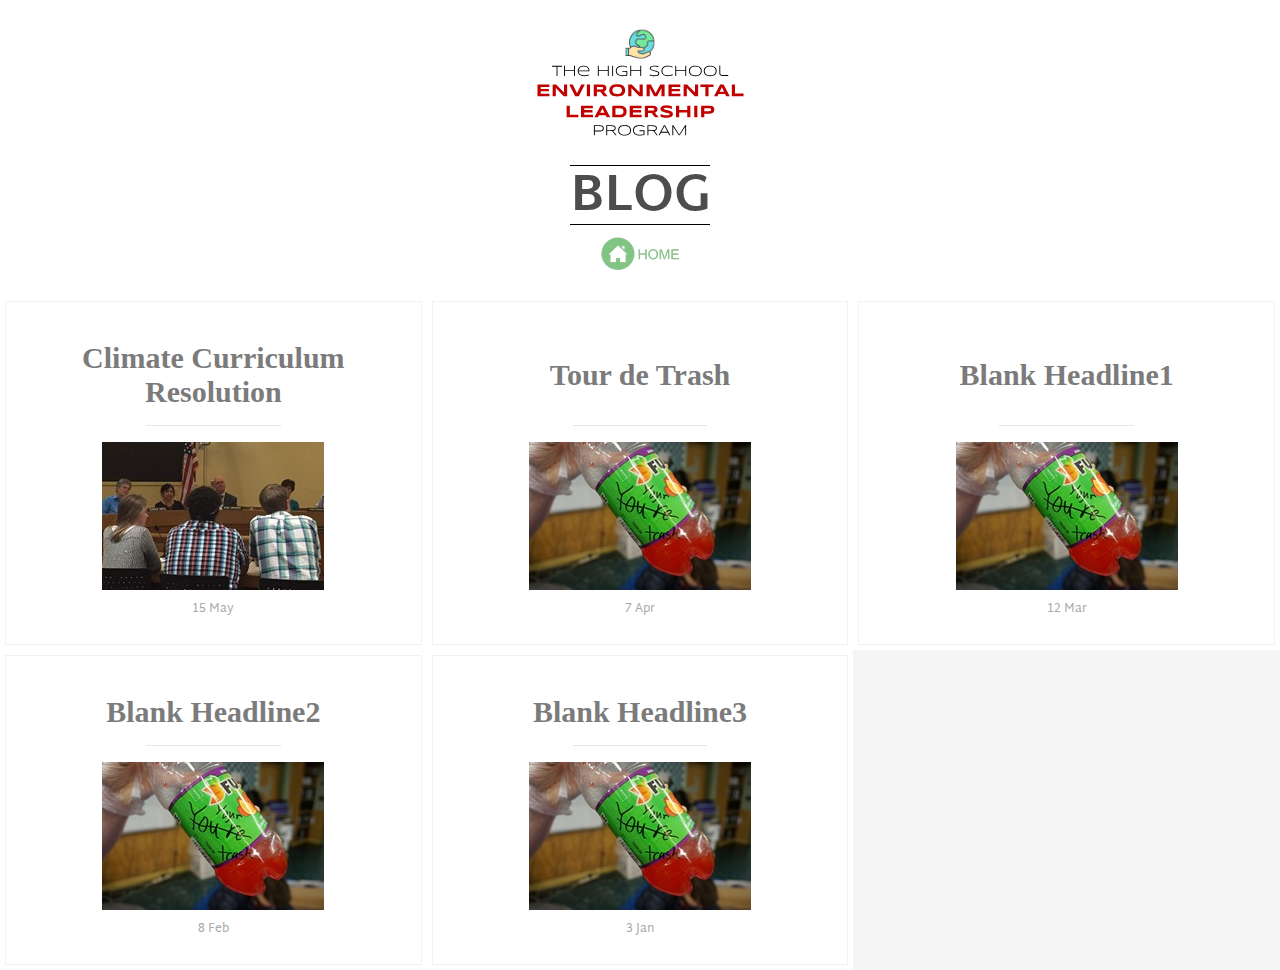
<file: blog.html>
<!DOCTYPE html>
<html lang="en" class="no-js">
	<head>
		<meta charset="UTF-8" />
		<meta http-equiv="X-UA-Compatible" content="IE=edge">
		<meta name="viewport" content="width=device-width, initial-scale=1">
		<title>Blog</title>
		<meta name="description" content="A responsive, magazine-like website layout with a grid item animation effect when opening the content" />
		<meta name="keywords" content="grid, layout, effect, animated, responsive, magazine, template, web design" />
		<meta name="author" content="Codrops" />
		<link rel="shortcut icon" href="../favicon.ico">
		<link rel="stylesheet" type="text/css" href="blog/css/normalize.css" />
		<link rel="stylesheet" type="text/css" href="blog/fonts/font-awesome-4.3.0/css/font-awesome.min.css" />
		<link rel="stylesheet" type="text/css" href="blog/css/style.css" />
		<script src="blog/js/modernizr.custom.js"></script>
	</head>
	<body>
		<div class="container">
			<!-- <button id="menu-toggle" class="menu-toggle"><span>Menu</span></button> -->
			<div id="theSidebar" class="sidebar">
				<button class="close-button fa fa-fw fa-close"></button>
			</div>
			<div id="theGrid" class="main">
				<section class="grid">
					<header class="top-bar">
						<img id="logo_head_blog" src="blog/img/logo_ctr_2.svg">
						<h1>BLOG</h1>

						<a href="index.html"><img src="blog/img/home_icon.png"</a>
						<div id="divider_mobilesize"></div>
					</header>



						<a class="grid__item" href="#">
						<h2 class="title title--preview">Climate Curriculum Resolution</h2>
						<div class="loader"></div>

						<div class="meta meta--preview">
							<img src="blog/img/testify.jpg" />
							<span class="meta__date">15 May</span>
						</div>
					</a>


					<a class="grid__item" href="#">
						<h2 class="title title--preview">Tour de Trash</h2>
						<div class="loader"></div>

						<div class="meta meta--preview">
							<img src="blog/img/bottle.jpg">
							<span class="meta__date">7 Apr</span>
						</div>
					</a>

					<a class="grid__item" href="#">
						<h2 class="title title--preview">Blank Headline1</h2>
						<div class="loader"></div>

						<div class="meta meta--preview">
							<img src="blog/img/bottle.jpg">
							<span class="meta__date">12 Mar</span>
						</div>
					</a>



					<a class="grid__item" href="#">
						<h2 class="title title--preview">Blank Headline2</h2>
						<div class="loader"></div>

						<div class="meta meta--preview">
							<img src="blog/img/bottle.jpg">
							<span class="meta__date">8 Feb</span>
						</div>
					</a>


					<a class="grid__item" href="#">
						<h2 class="title title--preview">Blank Headline3</h2>
						<div class="loader"></div>

						<div class="meta meta--preview">
							<img src="blog/img/bottle.jpg">
							<span class="meta__date">3 Jan</span>
						</div>
					</a>

<!--
					<a class="grid__item" href="#">
						<h2 class="title title--preview">Blank Headline</h2>
						<div class="loader"></div>

						<div class="meta meta--preview">
							<img src="blog/img/bottle.jpg">
							<span class="meta__date">7 Apr</span>
						</div>
					</a> -->






				</section>
				<section class="content">
					<div class="scroll-wrap">
						<article class="content__item">
							<h2 class="title title--full">Climate Change Resolution!</h2>
							<div class="meta meta--full">
								<img src="blog/img/authors/cheryl_blog2.jpg" alt="Cheryl" />
								<span class="meta__author">Cheryl Lohrmann</span>
								<span class="meta__date">16 Apr</span>
								<!-- <nav class="article-nav">
									<button><i class="fa fa-angle-left"></i> <span>Previous</span></button>
									<button><span>Next</span> <i class="fa fa-angle-right"></i></button>
								</nav> -->
							</div>
							<div class="title--full"><img class="container blogpic_width" src="blog/img/testify_lg.jpg"></div>
							<p>In contrast to this, our discussion readily shows that the double meaning in question belonged to the word taboo from the very beginning and that it serves to designate a definite ambivalence as well as everything which has come into existence on the basis of this ambivalence. </p>
							<p>Taboo is itself an ambivalent word and by way of supplement we may add that the aps not exactly in the same sense as the word taboo[88]. Slight vocal modifications of this primitive word containing two opposite meanings later served to create a separate linguistic expression for the two opposites originally united in one word.</p>
							<p>The word taboo has had a different fate; with the diminished importance of the ambivalence which it connotes it has itself disappeared, or rather, the words analogous to it have vanished from the vocabulary. In a later connection I hope to be able to show that a tangible historic change is probably concealed behind the fate of this conception; that the word at first was associated with definite human relations which were characterized by great emotional ambivalence from which it expanded to other analogous relations.</p>
							<p>Unless we are mistaken, the understanding of taboo also throws light upon the nature and origin of _conscience_. Without stretching ideas we can speak of a taboo conscience and a taboo sense of guilt after the violation of a taboo. Taboo conscience is probably the oldest form in which we meet the phenomenon of conscience.</p>
							<p>If I judge my readers’ impressions correctly, I dare say that after hearing all that was said about taboo they are far from knowing what to understand by it and where to store it in their minds. This is surely due to the insufficient information I have given and to the omission of all discussions concerning the relation of taboo to superstition, to belief in the soul, and to religion. On the other hand I fear that a more detailed description of what is known about taboo would be still more confusing; I can therefore assure the reader that the state of affairs is really far from clear. We may say, however, that we deal with a series of restrictions which these primitive races impose upon themselves; this and that is forbidden without any apparent reason; nor does it occur to them to question this matter, for they subject themselves to these restrictions as a matter of course and are convinced that any transgression will be punished automatically in the most severe manner. There are reliable reports that innocent transgressions of such prohibitions have actually been punished automatically. For instance, the innocent offender who had eaten from a forbidden animal became deeply depressed, expected his death and then actually died. The prohibitions mostly concern matters which are capable of enjoyment such as freedom of movement and unrestrained intercourse; in some cases they appprohibitions or as to the genesis of taboo. According to our assumption they must be incapable of telling us anything about it since this motivation is ‘unconscious’ to them. But following the model of the compulsive prohibition we shall construct the history of taboo as follows: Taboos are very ancient prohibitions which at one time were forced upon a generation of primitive people from without, that is, they probably were forcibly impressed upon them by an earlier generation. These prohibitions concerned actions for which there existed a strong desire. The prohibitions maintained themselves from generation to generation, perhaps only as the result of a tradition set up by paternal and social authority. But in later generations they have perhaps already become ‘organized’ as a piece of inherited psychic property. Whether there are such ‘innate ideas’ or whether these have brought about the fixation of the taboo by themselves or by co-operating with education no one could decide in the particular case in question. The persistence of taboo teaches, however, one thing, namely, that the original pleasure to do the forbidden still continues among taboo races. They therefore assume an _ambivalent attitude_ toward their taboo prohibitions; in their unconscious they would like nothing better than to transgress them but they are also afraid to do it; they are afraid just because they would like to transgress, and the fear is stronger than the pleasure. But in every individual of the race the desire for it is unconscious, just as in the neurotic.</p> <p>It seems like an obvious contradiction that persons of such perfection of power should themselves require the greatest care to guard them against threatening dangers, but this is not the only contradiction revealed in the treatment of royal persons on the part of savages. These races consider it necessary to watch over their kings to see that they use their powers in the right way; they are by no means sure of their good intentions or of their conscientiousness. A strain of mistrust is mingled with the motivation of the taboo rules for the king. “The idea that early kingdoms are despotisms”, says Frazer[59], “in which the people exist only for the sovereign, is wholly inapplicable to the monarchies we are considering. On the contrary, the sovereign in them exists only for his subjects: his life is only valuable so long as he discharges the duties of his position by ordering the course of nature for his people’s benefit. So soon as he fails to do so, the care, the devotion, the religious homage which they had hitherto lavished on him cease and are changed into hatred and contempt; he is ignominiously dismissed and may be thankful if he escapes with his life. Worshipped as a god one day, he is killed as a criminal the next. But in this changed behaviour of the people there is nothing capricious or inconsistent. On the contrary, their conduct is quite consistent. If their king is their god he is or should be, also their preserver; and if he will not preserve them he must make room for another who will. So long, however, as he answers their expectations, there is no limit to the care which they take of him, and which they compel him to take of himself. A king of this sort lives hedged in by ceremonious etiquette, a network of prohibitions and observances, of which the intention is not to contribute to his dignity, much less to his comfort, but to restrain him from conduct which, by disturbing the harmony of nature, might involve himself, his people, and the universe in one common catastrophe. Far from adding to his comfort, these observances, by trammelling his every act, annihilate his freedom and often render the very life, which it is their object to preserve, a burden and sorrow to him.”</p>
						</article>

						<article class="content__item">

							<h2 class="title title--full">Tour de Trash</h2>
							<div class="meta meta--full">
								<img class="meta__avatar" src="blog/img/authors/cheryl_blog2.jpg" alt="author06" />
								<span class="meta__author">Cheryl Lohrmann</span>
								<span class="meta__date">6 Apr</span>

								</nav>
							</div>
							<img class="container blogpic_width" src="blog/img/bottle.jpg">
							<p>Conscience is the inner perception of objections to definite wish impulses that exist in us; but the emphasis is put upon the fact that this rejection does not have to depend on anything else, that it is sure of itself. </p>
							<p>This becomes even plainer in the case of a guilty conscience, where we become aware of the inner condemnation of such acts which realized some of our definite wish impulses. Confirmation seems superfluous here; whoever has a conscience must feel in himself the justification of the condemnation, and the reproach for the accomplished action. But this same character is evinced by the attitude of savages towards taboo. Taboo is a command of conscience, the violation of which causes a terrible sense of guilt which is as self-evident as its origin is unknown[89].</p>
							<p>It is therefore probable that conscience also originates on the basis of an ambivalent feeling from quite definite human relations which contain this ambivalence.</p>
							<p>It probably originates under conditions which are in force both for taboo and the compulsion neurosis, that is, one component of the two contrasting feelings is unconscious and is kept repressed by the compulsive domination of the other component. This is confirmed by many things which we have learned from our analysis of neurosis. In the first place the character of compulsion neurotics shows a predominant trait of painful conscientiousness which is a symptom of reaction against the temptation which lurks in the unconscious, and which develops into the highest degrees of guilty conscience as their illness grows worse. Indeed, one may venture the assertion that if the origin of guilty conscience could not be discovered through compulsion neurotic patients, there would be no prospect of ever discovering it. This task is successfully solved in the case of the individual neurotic, and we are confident of finding a similar solution in the case of races. </p>
						</article>



						<article class="content__item">

							<h2 class="title title--full">Blank Headline1</h2>
							<div class="meta meta--full">
								<img class="meta__avatar" src="blog/img/authors/cheryl_blog2.jpg" alt="author06" />
								<span class="meta__author">Cheryl Lohrmann</span>
								<span class="meta__date">12 Mar</span>

								</nav>
							</div>
							<img class="container blogpic_width" src="blog/img/bottle.jpg">
							<p>Conscience is the inner perception of objections to definite wish impulses that exist in us; but the emphasis is put upon the fact that this rejection does not have to depend on anything else, that it is sure of itself. </p>
							<p>This becomes even plainer in the case of a guilty conscience, where we become aware of the inner condemnation of such acts which reits origin is unknown[89].</p>
							<p>It is therefore probable that conscience also originates on the basis of an ambivalent feeling from quite definite human relations which contain this ambivalence.</p>
							<p>It probably originates under conditions which are in force both for taboo and the compulsion neurosis, that is, one component of the tt. This task is successfully solved in the case of the individual neurotic, and we are confident of finding a similar solution in the case of races. </p>
							<p>If I judge my readers’ impressions correctly, I dare say that after hearing all that was said about ent information I have given and to the omission of all discussions concerning the relation of taboo to superstition, to belief in the soul, and to religion. On the other hand I fear that a more detailed description of what is known about taboo would be still more confusing; I can therefore assure the reader that the state of affairs is really far from clear. We may say, however, that we deal with a series of restrictions which these primitive races impose upon themselves; this and that is forbidden without any apparent reason; nor does it occur to them to question this matter, for they subject themselves to these restrictions as a matter of course and are convinced that any ion or dissemination.</p>
						</article>




						<article class="content__item">

							<h2 class="title title--full">Blank Headline2</h2>
							<div class="meta meta--full">
								<img class="meta__avatar" src="blog/img/authors/cheryl_blog2.jpg" alt="author06" />
								<span class="meta__author">Cheryl Lohrmann</span>
								<span class="meta__date">8 Feb</span>

								</nav>
							</div>
							<img class="container blogpic_width" src="blog/img/bottle.jpg">
							<p>Conscience is the inner perception of objections to definite wish impulses that exist in us; but the emphasis is put upon the fact that this rejection does not have to depend on anything else, that it is sure of itself. </p>
							<p>This becomes even plainer in the case of a guilty conscience, where we become aware of the inner condemnation of such acts which reits origin is unknown[89].</p>
							<p>It is therefore probable that conscience also originates on the basis of an ambivalent feeling from quite definite human relations which contain this ambivalence.</p>
							<p>It probably originates under conditions which are in force both for taboo and the compulsion neurosis, that is, one component of the tt. This task is successfully solved in the case of the individual neurotic, and we are confident of finding a similar solution in the case of races. </p>
							<p>If I judge my readers’ impressions correctly, I dare say that after hearing all that was said about ent information I have given and to the omission of all discussions concerning the relation of taboo to superstition, to belief in the soul, and to religion. On the other hand I fear that a more detailed description of what is known about taboo would be still more confusing; I can therefore assure the reader that the state of affairs is really far from clear. We may say, however, that we deal with a series of restrictions which these primitive races impose upon themselves; this and that is forbidden without any apparent reason; nor does it occur to them to question this matter, for they subject themselves to these restrictions as a matter of course and are convinced that any ion or dissemination.</p>
						</article>



						<article class="content__item">

							<h2 class="title title--full">Blank Headline3</h2>
							<div class="meta meta--full">
								<img class="meta__avatar" src="blog/img/authors/cheryl_blog2.jpg" alt="author06" />
								<span class="meta__author">Cheryl Lohrmann</span>
								<span class="meta__date">3 Jan</span>

								</nav>
							</div>
							<img class="container blogpic_width" src="blog/img/bottle.jpg">
							<p>Conscience is the inner perception of objections to definite wish impulses that exist in us; but the emphasis is put upon the fact that this rejection does not have to depend on anything else, that it is sure of itself. </p>
							<p>This becomes even plainer in the case of a guilty conscience, where we become aware of the inner condemnation of such acts which reits origin is unknown[89].</p>
							<p>It is therefore probable that conscience also originates on the basis of an ambivalent feeling from quite definite human relations which contain this ambivalence.</p>
							<p>It probably originates under conditions which are in force both for taboo and the compulsion neurosis, that is, one component of the tt. This task is successfully solved in the case of the individual neurotic, and we are confident of finding a similar solution in the case of races. </p>
							<p>If I judge my readers’ impressions correctly, I dare say that after hearing all that was said about ent information I have given and to the omission of all discussions concerning the relation of taboo to superstition, to belief in the soul, and to religion. On the other hand I fear that a more detailed description of what is known about taboo would be still more confusing; I can therefore assure the reader that the state of affairs is really far from clear. We may say, however, that we deal with a series of restrictions which these primitive races impose upon themselves; this and that is forbidden without any apparent reason; nor does it occur to them to question this matter, for they subject themselves to these restrictions as a matter of course and are convinced that any ion or dissemination.</p>
						</article>




						<article class="content__item">

							<h2 class="title title--full">Blank Headline</h2>
							<div class="meta meta--full">
								<img class="meta__avatar" src="blog/img/authors/cheryl_blog2.jpg" alt="author06" />
								<span class="meta__author">Cheryl Lohrmann</span>
								<span class="meta__date">6 Apr</span>

								</nav>
							</div>
							<img class="container blogpic_width" src="blog/img/bottle.jpg">
							<p>Conscience is the inner perception of objections to definite wish impulses that exist in us; but the emphasis is put upon the fact that this rejection does not have to depend on anything else, that it is sure of itself. </p>
							<p>This becomes even plainer in the case of a guilty conscience, where we become aware of the inner condemnation of such acts which reits origin is unknown[89].</p>
							<p>It is therefore probable that conscience also originates on the basis of an ambivalent feeling from quite definite human relations which contain this ambivalence.</p>
							<p>It probably originates under conditions which are in force both for taboo and the compulsion neurosis, that is, one component of the tt. This task is successfully solved in the case of the individual neurotic, and we are confident of finding a similar solution in the case of races. </p>
							<p>If I judge my readers’ impressions correctly, I dare say that after hearing all that was said about ent information I have given and to the omission of all discussions concerning the relation of taboo to superstition, to belief in the soul, and to religion. On the other hand I fear that a more detailed description of what is known about taboo would be still more confusing; I can therefore assure the reader that the state of affairs is really far from clear. We may say, however, that we deal with a series of restrictions which these primitive races impose upon themselves; this and that is forbidden without any apparent reason; nor does it occur to them to question this matter, for they subject themselves to these restrictions as a matter of course and are convinced that any ion or dissemination.</p>
						</article>





					</div>
					<button class="close-button"><i class="fa fa-close"></i><span>Close</span></button>
				</section>
			</div>
		</div><!-- /container -->
		<script src="blog/js/classie.js"></script>
		<script src="blog/js/main.js"></script>
	</body>
</html>
</file>
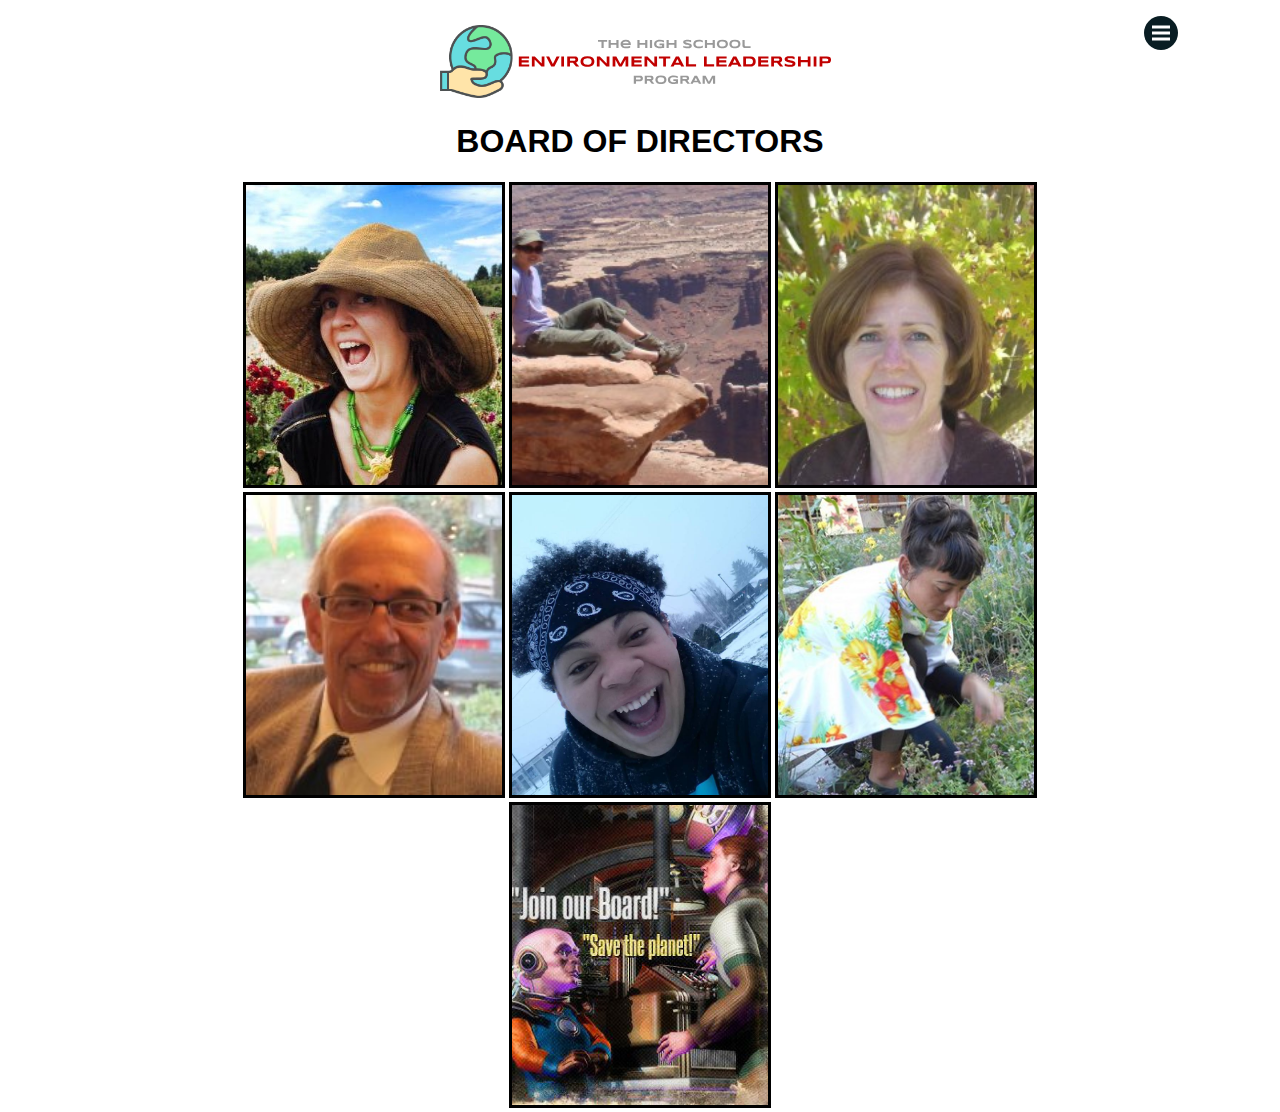
<file: board.html>
<!DOCTYPE html>
<html >
  <head>
    <meta charset="UTF-8">
    <title>Board</title>
    <meta name="viewport" content="width=device-width, initial-scale=1">
<link rel="stylesheet" href="https://maxcdn.bootstrapcdn.com/font-awesome/4.5.0/css/font-awesome.min.css">

<!-- <script src="http://code.jquery.com/jquery-1.10.1.min.js"></script> -->
        <link rel="stylesheet" href="nest/css/nav.css">
        <link rel="stylesheet" href="nest/css/board.css">
        <link rel="stylesheet" href="nest/css/board_nav_adjust.css">




  </head>







<nav>
    <ul class="cd-primary-nav">
      <li><a href="leadership.html">Leadership</a></li>
      <li><a href="opportunities.html">Opportunities</a></li>
      <li><a href="mission.html">Our Mission</a></li>
      <li><a href="blog.html">Blog</a></li>
      <li><a href="contact.html">Contact</a></li>
      <li><a href="donate.html">Donate</a></li>
    </ul>
  </nav>










  <body>


<div class="container">



<div id="bod">
  <img id="env_logo_bod" src="nest/img/logo2.svg">
 <h1>BOARD OF DIRECTORS</h1>

  </div>

  <div class="block image1">
    <div class="layer"></div>
    <div class="p-container">

      <p class="img-p">
        CHERYL LOHRMANN - Executive Director: It began when she read <em>Garbageland</em> by Elizabeth Royte. In 2007, she started Leave No Plastic Behind which later became became Create Plenty and eventually the High School Environmental Leadership Program.</p>
    </div>
  </div>
  <!-- block -->

<div class="block image2">
    <div class="layer"></div>
    <div class="p-container">

      <p class="img-p">
        SU-WEN CHEN has a B.S. and M.S. in mechanical engineering from Stanford University and has worked designing consumer products for mass production. She hopes to use her design and manufacturing experience to find a solution to waste instead of contributing to it.
      </p>
    </div>
  </div>
  <!-- block -->

  <div class="block image3">
    <div class="layer"></div>
    <div class="p-container">

      <p class="img-p">
        AMY CHOVNICK is an adjunct faculty at Las Positas Community College where she teaches an ecology course called Humans and The Environment. She holds a Master of Science in Applied Molecular Biology and worked in the Biotech industry for over 18 years. She is also a volunteer project leader for a local 4H club.</p>
    </div>
  </div>
  <!-- block -->



</div>



  <div class="container">


  <div class="block image4">
    <div class="layer"></div>
    <div class="p-container">

      <p class="img-p">
        SAL FARUQUI has years of experience in the high technology and medical devices industries. He started his career at Tektronix then joined Coopers & Lybrand where his clients included Intel. He later started a consulting firm whose clients include Columbia Sportswear and others.
      </p>
    </div>
  </div>
  <!-- block -->

  <div class="block image5">
    <div class="layer"></div>
    <div class="p-container">

      <p class="img-p">
        XAVIER ENTITY: ipsum dolor sit amet, consectetur adipisicing elit. Non fuga, vero ea enim.<a href="#">CP</a> Nemo voluptas culpa temporibus eius quae sunt.
      </p>
    </div>
  </div>
  <!-- block -->

<div class="block image6">
    <div class="layer"></div>
    <div class="p-container">

      <p class="img-p">
        ALEXIS THOMPSON: An environmental activist while attending Portland Public Schools, Alexis has a BS in Environmental Science & Community Development. Her work includes sustainable community organizing in Baton Rouge, Paraguay, and Honduras plus a stint as a Waste Reduction Educator for Metro.</p>
    </div>
  </div>
  <!-- block -->





  <div class="container">



  <!-- block -->

  <div class="block image7">
    <div class="layer"></div>
    <div class="p-container">

      <p class="img-p" style="padding: 0 10px;">
        We're looking for a few good board members! Contact Cheryl Lorhmann at (503) 757-9887.
      </p>
    </div>
  </div>
  <!-- block -->












</div>
<!-- container -->
<!-- <a href="http://codepen.io/tonkec" class="ua" target="_blank">
  <i class="fa fa-user"></i></a>
 -->


<!-- for rounded animated nav -->
<div class="cd-overlay-nav">
    <span></span>
  </div> <!-- cd-overlay-nav -->

  <div class="cd-overlay-content">
    <span></span>
  </div> <!-- cd-overlay-content -->
  <a href="#0" class="cd-nav-trigger">Menu<span class="cd-icon"></span></a>


<!--

<script src='http://cdnjs.cloudflare.com/ajax/libs/jquery/2.1.3/jquery.min.js'></script>

        <script src="nest/js/index.js"></script>
         -->

<!-- rounded animated nav -->
<script src="nest/js/jquery-2.1.1.js"></script>
<script src="nest/js/velocity.min.js"></script>
<script src="nest/js/main.js"></script> <!-- Resource jQuery -->




  </body>
</html>
</file>
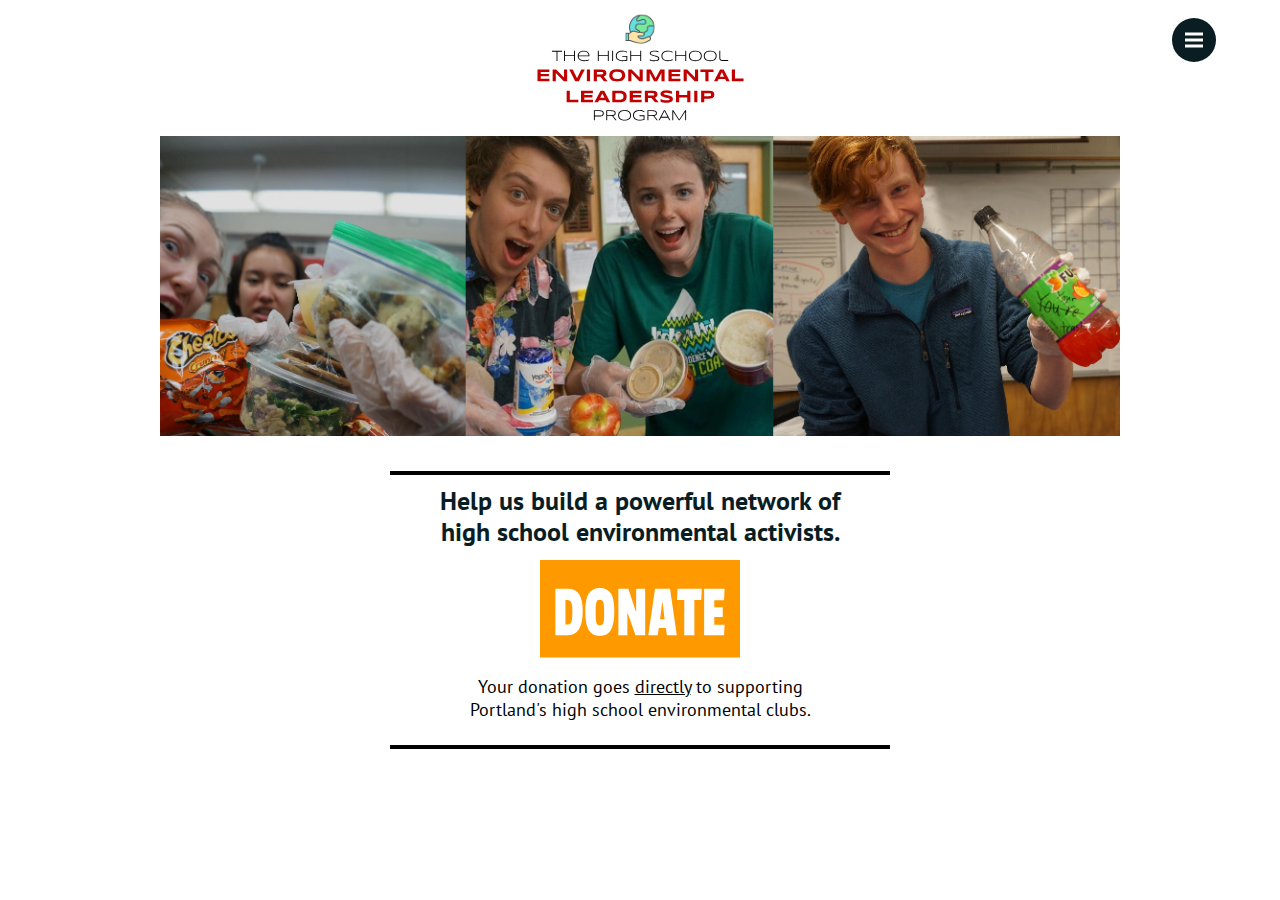
<file: donate.html>
<!doctype html>
<html lang="en" class="no-js">
<head>
	<meta charset="UTF-8">
	<meta name="viewport" content="width=device-width, initial-scale=1">

	<link href='http://fonts.googleapis.com/css?family=PT+Sans:400,700' rel='stylesheet' type='text/css'>

	<link rel="stylesheet" href="nav_css/reset.css">
	<!-- CSS reset -->
	<link rel="stylesheet" href="nav_css/style.css"> <!-- Resource style -->
	<script src="nav_js/modernizr.js"></script> <!-- Modernizr -->

<link rel="stylesheet" href="index/css/mods.css">



	<title>Donate</title>
</head>
<body>


	<nav>
		<ul class="cd-primary-nav">
			<li><a href="index.html">Home</a></li>
			<li><a href="leadership.html">Student Leadership</a></li>
			<li><a href="opportunities.html">Opportunities</a></li>
			<li><a href="mission.html">Mission/About</a></li>
			<li><a href="blog.html">Blog</a></li>
			<li><a href="contact.html">Contact</a></li>
		</ul>
		</ul>
	</nav>



<div class="top_ctr">
<img id="logo_head_donate" src="index/img/logo_ctr_2.svg">





      <div class="front_pic">
        <img class="container" id="donate_pic" src="img/donate_strip.png">
      </div>





<div id="donate_blurb">
	<!-- <p id="need_support">We need your support!</p> -->
	<p id="need_support2">Help us build a powerful network of<br>high school environmental activists.

<div class="donate_btn">
<form action="https://www.paypal.com/cgi-bin/webscr" method="post" target="blank"><input name="cmd" type="hidden" value="_s-xclick" /><input name="hosted_button_id" type="hidden" value="LHMP39JDUV9JN" /><input alt="PayPal - The safer, easier way to pay online!" name="submit" src="img/donate_button.svg" alt="donate button"  type="image" />
</form>
</div>

	<p id="need_support3">Your donation goes <span id="underline">directly</span> to supporting<br>Portland's high school environmental clubs.</p>
</p> </div>

















</main>



	<div class="cd-overlay-nav">
		<span></span>
	</div> <!-- cd-overlay-nav -->

	<div class="cd-overlay-content">
		<span></span>
	</div> <!-- cd-overlay-content -->

	<a href="#0" class="cd-nav-trigger">Menu<span class="cd-icon"></span></a>

<script src="nav_js/jquery-2.1.1.js"></script>
<script src="nav_js/velocity.min.js"></script>
<script src="nav_js/main.js"></script> <!-- Resource jQuery -->


</body>
</html>
</file>
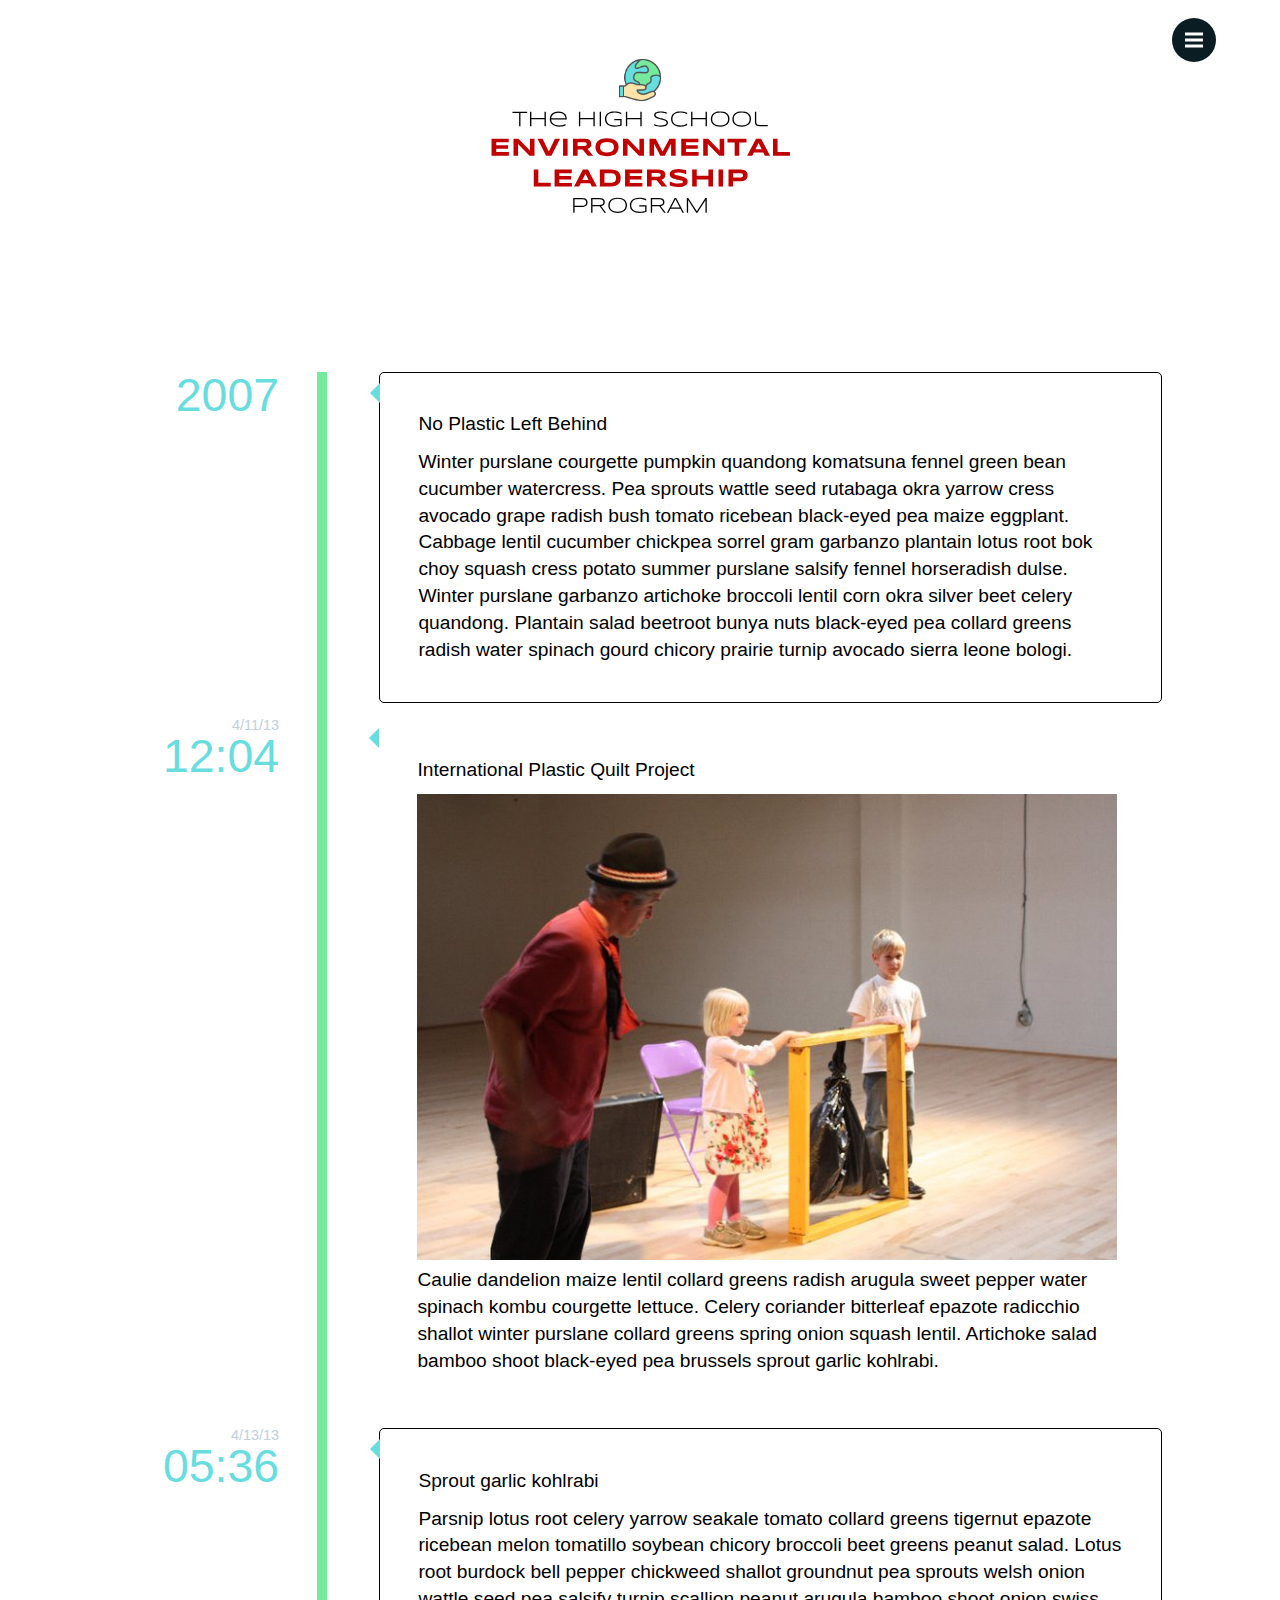
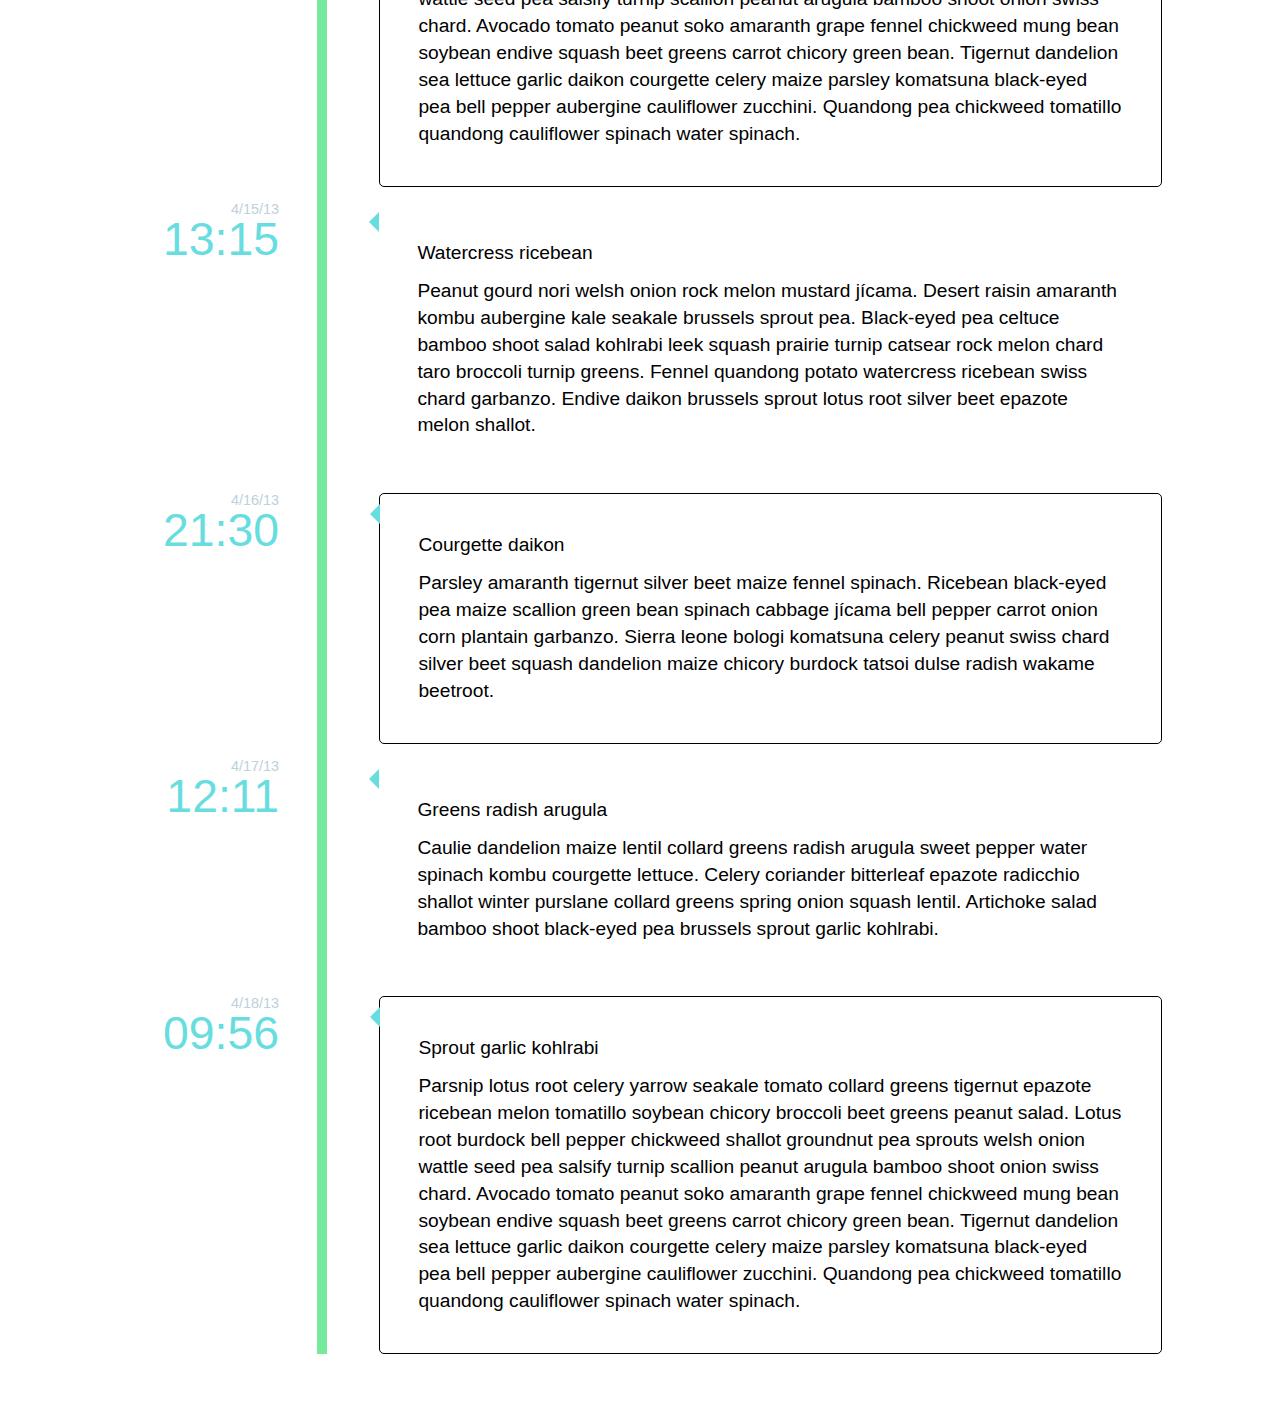
<file: history.html>
<!DOCTYPE html>
<html >
  <head>
    <meta charset="UTF-8">
    <title>Timeline</title>
    <meta name="viewport" content="width=device-width, initial-scale=1, user-scalable=yes">


    <!-- <link rel='stylesheet prefetch' href='http://fonts.googleapis.com/css?family=Open+Sans'> -->
    <script src="http://code.jquery.com/jquery-1.10.1.min.js"></script>


        <link rel="stylesheet" type="text/css" href="nest/timeline_css/default.css" />
    <link rel="stylesheet" type="text/css" href="nest/timeline_css/component.css" />

<link rel="stylesheet" href="nav_css/reset.css"> <!-- CSS reset -->
  <link rel="stylesheet" href="nav_css/style.css"> <!-- Resource style -->

 <link rel="stylesheet" href="index/css/mods.css">

  <!-- Resource style -->



    <script src="nest/pointy_js/modernizr.js"></script> <!-- Modernizr -->





  </head>


  <!-- <header> -->
  <!-- <div id="top_ctr"> -->
     <div class="top_ctr">

      <img id="timeline_logo" src="index/img/logo_ctr_2.svg">

</div>

<nav>
    <ul class="cd-primary-nav">


      <li><a href="index.html">Home</a></li>
      <li><a href="#0">Join In</a></li>
      <li><a href="#0">Create an account</a></li>
      <li><a href="#0">Donate</a></li>
      <li><a href="blog.html">Blog</a></li>
      <li><a href="file:///C:/Users/Allen/Desktop/CP%20diddles/Timeline/index.html">Our History</a></li>
      <li><a href="board.html">The Board</a></li>
        <!-- </div> -->
       <!-- </div> -->
    </ul>
  </nav>



  <body>


<div class="container">
      <header class="clearfix">

        <nav>

        </nav>
      </header>

      <div class="main">
        <ul class="cbp_tmtimeline">
          <li>
            <time class="cbp_tmtime" datetime="2013-04-10 18:30"> <span>2007</span></time>
            <div ></div>
            <div class="cbp_tmlabel">
              <h2>No Plastic Left Behind</h2>
              <p>Winter purslane courgette pumpkin quandong komatsuna fennel green bean cucumber watercress. Pea sprouts wattle seed rutabaga okra yarrow cress avocado grape radish bush tomato ricebean black-eyed pea maize eggplant. Cabbage lentil cucumber chickpea sorrel gram garbanzo plantain lotus root bok choy squash cress potato summer purslane salsify fennel horseradish dulse. Winter purslane garbanzo artichoke broccoli lentil corn okra silver beet celery quandong. Plantain salad beetroot bunya nuts black-eyed pea collard greens radish water spinach gourd chicory prairie turnip avocado sierra leone bologi.</p>
            </div>
          </li>
          <li>
            <time class="cbp_tmtime" datetime="2013-04-11T12:04"><span>4/11/13</span> <span>12:04</span></time>
            <div></div>
            <div class="cbp_tmlabel">
              <h2>International Plastic Quilt Project</h2>
              <img class="img_width" src="nest/img/ipqp1.jpg"><p>Caulie dandelion maize lentil collard greens radish arugula sweet pepper water spinach kombu courgette lettuce. Celery coriander bitterleaf epazote radicchio shallot winter purslane collard greens spring onion squash lentil. Artichoke salad bamboo shoot black-eyed pea brussels sprout garlic kohlrabi.</p>
            </div>
          </li>
          <li>
            <time class="cbp_tmtime" datetime="2013-04-13 05:36"><span>4/13/13</span> <span>05:36</span></time>
            <div></div>
            <div class="cbp_tmlabel">
              <h2>Sprout garlic kohlrabi</h2>
              <p>Parsnip lotus root celery yarrow seakale tomato collard greens tigernut epazote ricebean melon tomatillo soybean chicory broccoli beet greens peanut salad. Lotus root burdock bell pepper chickweed shallot groundnut pea sprouts welsh onion wattle seed pea salsify turnip scallion peanut arugula bamboo shoot onion swiss chard. Avocado tomato peanut soko amaranth grape fennel chickweed mung bean soybean endive squash beet greens carrot chicory green bean. Tigernut dandelion sea lettuce garlic daikon courgette celery maize parsley komatsuna black-eyed pea bell pepper aubergine cauliflower zucchini. Quandong pea chickweed tomatillo quandong cauliflower spinach water spinach.</p>
            </div>
          </li>
          <li>
            <time class="cbp_tmtime" datetime="2013-04-15 13:15"><span>4/15/13</span> <span>13:15</span></time>
            <div></div>
            <div class="cbp_tmlabel">
              <h2>Watercress ricebean</h2>
              <p>Peanut gourd nori welsh onion rock melon mustard jícama. Desert raisin amaranth kombu aubergine kale seakale brussels sprout pea. Black-eyed pea celtuce bamboo shoot salad kohlrabi leek squash prairie turnip catsear rock melon chard taro broccoli turnip greens. Fennel quandong potato watercress ricebean swiss chard garbanzo. Endive daikon brussels sprout lotus root silver beet epazote melon shallot.</p>
            </div>
          </li>
          <li>
            <time class="cbp_tmtime" datetime="2013-04-16 21:30"><span>4/16/13</span> <span>21:30</span></time>
            <div></div>
            <div class="cbp_tmlabel">
              <h2>Courgette daikon</h2>
              <p>Parsley amaranth tigernut silver beet maize fennel spinach. Ricebean black-eyed pea maize scallion green bean spinach cabbage jícama bell pepper carrot onion corn plantain garbanzo. Sierra leone bologi komatsuna celery peanut swiss chard silver beet squash dandelion maize chicory burdock tatsoi dulse radish wakame beetroot.</p>
            </div>
          </li>
          <li>
            <time class="cbp_tmtime" datetime="2013-04-17 12:11"><span>4/17/13</span> <span>12:11</span></time>
            <div></div>
            <div class="cbp_tmlabel">
              <h2>Greens radish arugula</h2>
              <p>Caulie dandelion maize lentil collard greens radish arugula sweet pepper water spinach kombu courgette lettuce. Celery coriander bitterleaf epazote radicchio shallot winter purslane collard greens spring onion squash lentil. Artichoke salad bamboo shoot black-eyed pea brussels sprout garlic kohlrabi.</p>
            </div>
          </li>
          <li>
            <time class="cbp_tmtime" datetime="2013-04-18 09:56"><span>4/18/13</span> <span>09:56</span></time>
            <div></div>
            <div class="cbp_tmlabel">
              <h2>Sprout garlic kohlrabi</h2>
              <p>Parsnip lotus root celery yarrow seakale tomato collard greens tigernut epazote ricebean melon tomatillo soybean chicory broccoli beet greens peanut salad. Lotus root burdock bell pepper chickweed shallot groundnut pea sprouts welsh onion wattle seed pea salsify turnip scallion peanut arugula bamboo shoot onion swiss chard. Avocado tomato peanut soko amaranth grape fennel chickweed mung bean soybean endive squash beet greens carrot chicory green bean. Tigernut dandelion sea lettuce garlic daikon courgette celery maize parsley komatsuna black-eyed pea bell pepper aubergine cauliflower zucchini. Quandong pea chickweed tomatillo quandong cauliflower spinach water spinach.</p>
            </div>
          </li>
        </ul>
      </div>
    </div>









   <!-- for rounded animated nav -->
<div class="cd-overlay-nav">
    <span></span>
  </div> <!-- cd-overlay-nav -->

  <div class="cd-overlay-content">
    <span></span>
  </div> <!-- cd-overlay-content -->
  <a href="#0" class="cd-nav-trigger">Menu<span class="cd-icon"></span></a>




    <script src='http://cdnjs.cloudflare.com/ajax/libs/jquery/2.1.3/jquery.min.js'></script>

        <script src="nest/js/index.js"></script>





<!-- rounded animated nav -->
<script src="nest/js/jquery-2.1.1.js"></script>
<script src="nest/js/velocity.min.js"></script>
<script src="nest/js/main.js"></script> <!-- Resource jQuery -->



<script>
  $(window).scroll(function() {
    $('#lscape_svg').each(function(){
    var imagePos = $(this).offset().top;

    var topOfWindow = $(window).scrollTop();
      if (imagePos < topOfWindow+400) {
        $(this).addClass("slideUp");
      }
    });

   $('#port_svg').each(function(){
    var imagePos = $(this).offset().top;

    var topOfWindow = $(window).scrollTop();
      if (imagePos < topOfWindow+400) {
        $(this).addClass("slideUp");
      }
    });



  });
</script>

  </body>
</html>
</file>
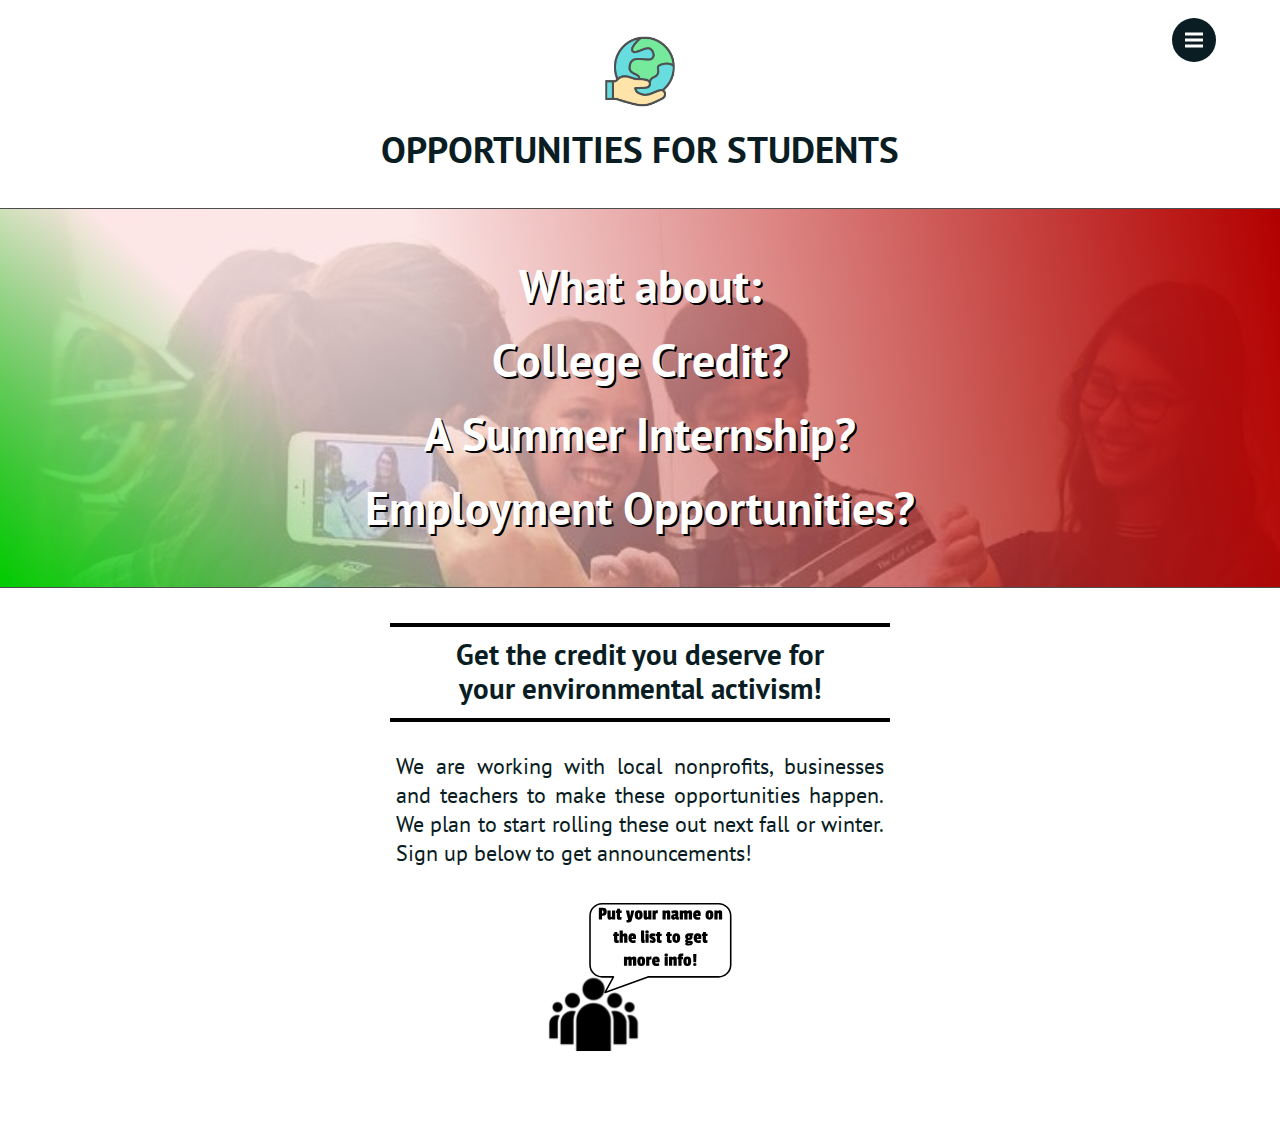
<file: opportunities.html>
<!doctype html>
<html lang="en" class="no-js">
<head>
	<meta charset="UTF-8">
	<meta name="viewport" content="width=device-width, initial-scale=1">

	<link href='http://fonts.googleapis.com/css?family=PT+Sans:400,700' rel='stylesheet' type='text/css'>

	<link rel="stylesheet" href="nav_css/reset.css"> <!-- CSS reset -->
	<link rel="stylesheet" href="nav_css/style.css"> <!-- Resource style -->
	<script src="nav_js/modernizr.js"></script> <!-- Modernizr -->

<link rel="stylesheet" href="index/css/mods.css">



	<title>Student Opportunities</title>
</head>
<body>
	<header>

	</header>

	<nav>
		<ul class="cd-primary-nav">
			<li><a href="index.html">Home</a></li>
			<li><a href="leadership.html">Student Leadership</a></li>
			<li><a href="mission.html">Mission/About</a></li>
			<li><a href="blog.html">Blog</a></li>
			<li><a href="contact.html">Contact</a></li>
			<li><a href="donate.html">Donate</a></li>
		</ul>
		</ul>
	</nav>





<div class="top_ctr">
<img class="world_top" src="index/img/worldctr.svg">
</div>

<div>  	<!-- added this div for position relative so we can use z-index in pages-header to overwrite iframe padding -->
<div class="pages_headers" id="opport_h1_margin">
	<h1>OPPORTUNITIES FOR STUDENTS</h1></div>


<div id="banner_opportunities">
	<h2>What about:
		<ul>
		<li>College Credit?</li>
		<li>A Summer Internship?</li>
		<li>Employment Opportunities?</li></ul></h2>
</div>





<div id="opportunities_under">
	<p>Get the credit you deserve for<br>your environmental activism!</p> </div>

<div id="opportunities_under2">
	<p>We are working with local nonprofits, businesses and teachers to make these opportunities happen. We plan to start rolling these out next fall or winter. Sign up below to get announcements!</p> </div>

	<div class="top_ctr">
	<a href=#0"><img id="opportunities_get" src="index/img/opportunities_get.svg"></a>
	</div>

	<div class="cd-overlay-nav">
		<span></span>
	</div> <!-- cd-overlay-nav -->

	<div class="cd-overlay-content">
		<span></span>
	</div> <!-- cd-overlay-content -->

	<a href="#0" class="cd-nav-trigger">Menu<span class="cd-icon"></span></a>

<script src="nav_js/jquery-2.1.1.js"></script>
<script src="nav_js/velocity.min.js"></script>
<script src="nav_js/main.js"></script> <!-- Resource jQuery -->




</body>
</html>
</file>
<file: blog/css/style.css>
@import url(http://fonts.googleapis.com/css?family=Playfair+Display+SC:400italic,700,900|Raleway:500|Martel+Sans:400,700);
@font-face {
  font-weight: normal;
  font-style: normal;
  font-family: 'codropsicons';
  src: url("../fonts/codropsicons/codropsicons.eot");
  src: url("../fonts/codropsicons/codropsicons.eot?#iefix") format("embedded-opentype"), url("../fonts/codropsicons/codropsicons.woff") format("woff"), url("../fonts/codropsicons/codropsicons.ttf") format("truetype"), url("../fonts/codropsicons/codropsicons.svg#codropsicons") format("svg");
}
*, *:after, *:before {
  -webkit-box-sizing: border-box;
  box-sizing: border-box;
}

.clearfix:before, .clearfix:after {
  display: table;
  content: '';
}

.clearfix:after {
  clear: both;
}

body {
  background: #fff;
  color: #7b7b7b;
  font-weight: 400;
  font-size: 16px;
  font-family: "Martel Sans", Arial, sans-serif;
  -webkit-font-smoothing: antialiased;
  -moz-osx-font-smoothing: grayscale;
  overflow: hidden;
  overflow-y: scroll;
  /* force scroll to appear */
}

/* helper class when showing content */
.noscroll {
  overflow: hidden;
}

a {
  outline: none;
  color: #81c483;
  text-decoration: none;
}

a:hover,
a:focus {
  color: #333;
  outline: none;
}

button:focus {
  outline: none;
}


.related {
  font-size: 0.85em;
  padding-bottom: 1em;
}

.related h3 {
  margin: 3em 0 0.5em 0;
  font-size: 0.95em;
}

.related a {
  display: block;
  color: inherit;
}

.related a:hover,
.related a:focus {
  color: #414741;
}

/* Main content */
.main {
  position: relative;
  z-index: 50;
}

/* Grid container */
.grid {
  position: relative;
}

/* Overlay */
.grid::after {
  content: '';
  background: rgba(202, 202, 202, 0.4);
  opacity: 0;
  position: absolute;
  pointer-events: none;
  top: 0;
  left: 0;
  width: 100%;
  height: 100%;
  -webkit-transition: opacity 0.5s;
  transition: opacity 0.5s;
}

.view-single .grid::after {
  opacity: 1;
}


/*.top-bar__headline {
  margin: 0;
  font-size: 0.75em;
}
*/
/* Menu button for toggling the sidebar (appears on small screen) */
.menu-toggle {
  position: fixed;
  z-index: 100;
  display: block;
  width: 25px;
  height: 25px;
  top: 14px;
  left: 14px;
  cursor: pointer;
  background: none;
  border: none;
  display: none;
  margin: -2px 15px 0 0;
}

.menu-toggle span {
  position: absolute;
  top: 50%;
  left: 0;
  display: block;
  width: 100%;
  height: 2px;
  background-color: #81c483;
  font-size: 0px;
  -webkit-touch-callout: none;
  -webkit-user-select: none;
  -khtml-user-select: none;
  -moz-user-select: none;
  -ms-user-select: none;
  user-select: none;
}

.menu-toggle span:before,
.menu-toggle span:after {
  position: absolute;
  left: 0;
  width: 100%;
  height: 100%;
  background: #81c483;
  content: '';
}

.menu-toggle span:before {
  -webkit-transform: translateY(-7px);
  transform: translateY(-7px);
}

.menu-toggle span:after {
  -webkit-transform: translateY(7px);
  transform: translateY(7px);
}

/* Filter/dropdown dummy on the right */
.filter {
  text-align: right;
  font-size: 0.75em;
  margin-left: auto;
}

.dropdown {
  font-weight: bold;
  margin-left: 5px;
  cursor: pointer;
  color: #81c483;
}

.dropdown::after {
  content: '\25BC';
  margin-left: 2px;
  font-size: 80%;
}

/* Grid item */
.grid__item {
  padding: 45px 55px 30px;
  position: relative;
  color: inherit;
  background: #fff;
  min-height: 300px;
  cursor: pointer;
  text-align: center;
  display: -webkit-box;
  display: -webkit-flex;
  display: -ms-flexbox;
  display: flex;
  -webkit-box-direction: normal;
  -webkit-box-orient: vertical;
  -webkit-flex-direction: column;
  -ms-flex-direction: column;
  flex-direction: column;
  -webkit-justify-content: center;
  justify-content: center;
}

/* Grid item "border" */
.grid__item::before {
  position: absolute;
  content: '';
  top: 0px;
  right: 55px;
  bottom: 0px;
  left: 55px;
  border-bottom: 1px solid rgba(74, 74, 74, 0.075);
}

.grid__item * {
  z-index: 10;
}

/* grid item element and full content element styles */
.title {
  margin: 0;
  font-size: 1.875em;
  font-family: "Playfair Display", serif;
  text-align: center;
}


.title--preview {
  -webkit-flex: 1;
  flex: 1;
  display: -webkit-flex;
  display: flex;
  -webkit-align-items: center;
  align-items: center;
  -webkit-justify-content: center;
  justify-content: center;
  width: 100%;
}

.loader {
  height: 1px;
  width: 40%;
  margin: 1em auto;
  position: relative;
  background: rgba(0, 0, 0, 0.1);
}

.loader::before {
  content: '';
  position: absolute;
  width: 100%;
  height: 3px;
  background: #a4e7ad;
  left: 0;
  top: -1px;
  -webkit-transform: scale3d(0, 1, 1);
  transform: scale3d(0, 1, 1);
  -webkit-transform-origin: 0% 50%;
  transform-origin: 0% 50%;
}

.grid__item--loading .loader::before {
  -webkit-transition: -webkit-transform 1s;
  transition: transform 1s;
  -webkit-transition-timing-function: cubic-bezier(0.165, 0.84, 0.44, 1);
  transition-timing-function: cubic-bezier(0.165, 0.84, 0.44, 1);
  -webkit-transform: scale3d(1, 1, 1);
  transform: scale3d(1, 1, 1);
}

.category {
  margin: 0;
  position: relative;
  font-size: 0.95em;
  font-style: italic;
  font-family: "Playfair Display", serif;
  text-align: center;
  display: block;
}

.title--preview,
.loader,
.category {
  -webkit-transition: -webkit-transform 0.2s, opacity 0.2s;
  transition: transform 0.2s, opacity 0.2s;
  -webkit-transition-timing-function: cubic-bezier(0.7, 0, 0.3, 1);
  transition-timing-function: cubic-bezier(0.7, 0, 0.3, 1);
}

/* closing (delays) */
.title--preview {
  -webkit-transition-delay: 0.15s;
  transition-delay: 0.15s;
}

.loader {
  -webkit-transition-delay: 0.1s;
  transition-delay: 0.1s;
}

.grid__item .category {
  -webkit-transition-delay: 0s;
  transition-delay: 0s;
}

/* opening */
.grid__item--animate .title--preview {
  -webkit-transition-delay: 0s;
  transition-delay: 0s;
  opacity: 0;
  -webkit-transform: translate3d(0, -20px, 0);
  transform: translate3d(0, -20px, 0);
}

.grid__item--animate .loader {
  -webkit-transition-delay: 0.1s;
  transition-delay: 0.1s;
  opacity: 0;
  -webkit-transform: translate3d(0, -30px, 0);
  transform: translate3d(0, -30px, 0);
}

.grid__item--animate .category {
  -webkit-transition-delay: 0.15s;
  transition-delay: 0.15s;
  opacity: 0;
  -webkit-transform: translate3d(0, -40px, 0);
  transform: translate3d(0, -40px, 0);
}

.meta {
  font-size: 0.765em;
  /*text-align: left;*/
           text-align: center;
}

.meta .fa {
  margin-right: 4px;
}

.meta:before, .meta:after {
  display: table;
  content: '';
}

.meta:after {
  clear: both;
}

.meta__avatar {
  display: block;
  border-radius: 50%;
  margin: 2em auto;
}

.meta--preview .meta__avatar {
  -webkit-filter: grayscale(50%);
  filter: grayscale(50%);
}

.grid__item:hover .meta--preview .meta__avatar,
.grid__item:focus .meta--preview .meta__avatar {
  -webkit-filter: none;
  filter: none;
}

.meta__date {
  display: block;
  /*float: left;*/
  text-align: center;
  color: #aaa;
}

.meta__reading-time {
  text-align: right;
  float: right;
}

.meta__misc {
  display: block;
  clear: both;
  text-align: left;
  padding: 5px 0;
}

.meta__misc--seperator {
  padding: 20px 0 0;
  margin: 65px 0 0;
  border-top: 1px solid #f5f5f5;
}

.article-nav {
  display: -webkit-flex;
  display: flex;
  -webkit-justify-content: space-between;
  justify-content: space-between;
}

.article-nav button {
  border: none;
  color: #81c483;
  background: none;
}

.article-nav button:hover {
  color: #333;
}

.meta--preview .meta__avatar,
.meta--preview .meta__date,
.meta--preview .meta__reading-time {
  -webkit-transition: -webkit-transform 0.3s, opacity 0.3s;
  transition: transform 0.3s, opacity 0.3s;
  -webkit-transition-timing-function: cubic-bezier(0.2, 1, 0.3, 1);
  transition-timing-function: cubic-bezier(0.2, 1, 0.3, 1);
}

.grid__item--loading .meta__avatar {
  -webkit-transition-delay: 0.1s;
  transition-delay: 0.1s;
}

.grid__item--loading .meta__date {
  -webkit-transition-delay: 0.17s;
  transition-delay: 0.17s;
}

.grid__item--loading .meta__reading-time {
  -webkit-transition-delay: 0.24s;
  transition-delay: 0.24s;
}

.grid__item--loading .meta__avatar,
.grid__item--loading .meta__date,
.grid__item--loading .meta__reading-time {
  -webkit-transform: scale3d(0.5, 0.5, 1);
  transform: scale3d(0.5, 0.5, 1);
  opacity: 0;
}

/* Grid footer */
.page-meta {
  width: 100%;
  background: #fff;
  width: 100%;
  padding: 15px 15px 10px;
  text-align: center;
  font-size: 0.75em;
  font-weight: bold;
  cursor: default;
}

/* Placeholder element (dummy that gets animated when we click on an item) */
.placeholder {
  pointer-events: none;
  position: absolute;
  width: calc(100% + 5px);
  height: calc(100vh + 5px);
  z-index: 100;
  top: 0;
  left: 0;
  background: #fff;
  -webkit-transform-origin: 0 0;
  transform-origin: 0 0;
}

.placeholder.placeholder--trans-in {
  -webkit-transition: -webkit-transform 0.5s;
  transition: transform 0.5s;
  -webkit-transition-timing-function: cubic-bezier(0.165, 0.84, 0.44, 1);
  transition-timing-function: cubic-bezier(0.165, 0.84, 0.44, 1);
}

.placeholder.placeholder--trans-out {
  -webkit-transition: -webkit-transform 0.5s;
  transition: transform 0.5s;
}

/* main content */
.content {
  position: absolute;
  top: 0;
  left: 0;
  width: 100%;
  pointer-events: none;
  height: 0;
  /* Avoid second scroll bar in Chrome! */
  visibility: hidden;
  z-index: 400;
  overflow: hidden;
}

.content.content--show {
  height: 100vh;
  pointer-events: auto;
  visibility: visible;
}

/* scroll helper wrap */
.scroll-wrap {
  position: absolute;
  width: 100%;
  height: 100%;
  left: 0;
  top: 0;
  z-index: 1;
  overflow-y: scroll;
  -webkit-overflow-scrolling: touch;
}

/* single content item */
.content__item {
  position: absolute;
  top: 0;
  width: 100%;
  overflow: hidden;
  height: 0;
  opacity: 0;
  padding: 60px 60px 80px 60px;
  pointer-events: none;
  font-size: 0.85em;
}
.content__item p {
  max-width: 1200px;
  margin: 1em auto;
  text-align: justify;
}
/*.content__item p:first-of-type {
  font-size: 1.35em;
}*/

.content__item.content__item--show {
  height: auto;
  min-height: 100vh;
  opacity: 1;
  pointer-events: auto;
  -webkit-transition: opacity 0.6s;
  transition: opacity 0.6s;
}

/* content elements */
.category--full {
  font-size: 1.25em;
  margin-bottom: 20px;
  color: #81c483;
}

.title--full {
  font-size: 3.25em;
}

.meta--full {
  font-size: 1em;
  margin: 0 auto 2em;
  max-width: 1200px;
}
.meta--full .meta__author {
  display: block;
  text-align: center;
  font-weight: bold;
  margin-bottom: 20px;
}
.meta--full .meta__author::before {
  content: 'by ';
  font-weight: normal;
}
.meta--full .meta__category {
  font-style: italic;
  float: left;
  margin: 0 5px;
  font-family: "Playfair Display", serif;
}
.meta--full .meta__category::before {
  content: "in ";
}
.meta--full .meta__avatar {
  margin: 1em auto;
}

.category--full,
.title--full,
.meta--full .meta__avatar,
.meta--full .meta__author,
.meta--full .meta__date,
.meta--full .meta__reading-time {
  opacity: 0;
}

.content__item p {
  opacity: 0;
}

.category--full,
.title--full {
  -webkit-transform: translate3d(0, 40px, 0);
  transform: translate3d(0, 40px, 0);
}

.meta--full .meta__avatar,
.meta--full .meta__author,
.meta--full .meta__date,
.meta--full .meta__reading-time {
  -webkit-transform: scale3d(0.5, 0.5, 1);
  transform: scale3d(0.5, 0.5, 1);
}

.content__item--show .category--full,
.content__item--show .title--full,
.content__item--show .meta--full .meta__avatar,
.content__item--show .meta--full .meta__author,
.content__item--show .meta--full .meta__date,
.content__item--show .meta--full .meta__reading-time {
  opacity: 1;
  -webkit-transform: translate3d(0, 0, 0);
  transform: translate3d(0, 0, 0);
  -webkit-transition: -webkit-transform 0.3s, opacity 0.3s;
  transition: transform 0.3s, opacity 0.3s;
  -webkit-transition-timing-function: cubic-bezier(0.2, 1, 0.3, 1);
  transition-timing-function: cubic-bezier(0.2, 1, 0.3, 1);
}

.content__item--show .category--full,
.content__item--show .title--full {
  -webkit-transition-timing-function: ease-out;
  transition-timing-function: ease-out;
}

.content__item--show .title--full {
  -webkit-transition-delay: 0.05s;
  transition-delay: 0.05s;
}

.content__item--show .meta--full .meta__avatar {
  -webkit-transition-delay: 0.2s;
  transition-delay: 0.2s;
}

.content__item--show .meta--full .meta__date {
  -webkit-transition-delay: 0.27s;
  transition-delay: 0.27s;
}

.content__item--show .meta--full .meta__reading-time {
  -webkit-transition-delay: 0.34s;
  transition-delay: 0.34s;
}

.content__item--show.content__item p {
  opacity: 1;
  -webkit-transition: opacity 0.5s 0.25s;
  transition: opacity 0.5s 0.25s;
}

/* close button (for content and sidebar) */
.close-button {
  position: absolute;
  border: none;
  background: none;
  margin: 0;
  z-index: 100;
  top: 0;
  right: 0;
  font-size: 18px;
  color: #ddd;
  cursor: pointer;
  pointer-events: none;
  padding: 20px 30px;
  opacity: 0;
  -webkit-touch-callout: none;
  -webkit-user-select: none;
  -khtml-user-select: none;
  -moz-user-select: none;
  -ms-user-select: none;
  user-select: none;
  -webkit-transition: opacity 0.3s;
  transition: opacity 0.3s;
}

.close-button span {
  display: none;
}

.close-button:hover {
  color: #7b7b7b;
}

/* show class for content close button */
.close-button--show {
  opacity: 1;
  pointer-events: auto;
}

/* Viewport sizes based on column number and sidebar */
/* 1 column */
/* 2 columns */
/* 3 columns */
/* 4 columns */
/* 5 columns */
/* 6 columns */
@media screen and (min-width: 600px) {
  html,
  body,
  .container,
  .main {
    height: 100vh;
  }

  .main {
    height: 100%;
    /*margin-left: 300px;*/
  }

  .content__item {
    font-size: 1em;
  }

  .grid__item {
    padding: 45px 45px 30px;
  }

  /* Demo ad */
  body #cdawrap {
    right: auto;
    left: 30px;
    top: auto;
    bottom: 0;
    background: none;
    border: none;
    width: 240px;
    background: #f5f5f5;
  }

  body #cdawrap .carbon-text {
    color: #7b7b7b;
  }

  body #cdawrap a.carbon-poweredby {
    color: #7883C4;
  }

  body #cdawrap a:hover.carbon-poweredby {
    color: #333;
  }

  body #cdawrap #cda-remove {
    display: none;
  }
}
@media screen and (min-width: 900px) {
  .grid {
    display: -webkit-box;
    display: -webkit-flex;
    display: -ms-flexbox;
    display: flex;
    -webkit-flex-wrap: wrap;
    -ms-flex-wrap: wrap;
    flex-wrap: wrap;
  }

  /* 2 columns */
  .grid__item {
    width: 50%;
    border: none;
  }

  .grid__item::before {
    top: 5px;
    right: 5px;
    bottom: 5px;
    left: 5px;
    border: 1px solid rgba(74, 74, 74, 0.075);
    -webkit-transition: opacity 0.3s;
    transition: opacity 0.3s;
  }

  .grid__item:hover::before,
  .grid__item:focus::before {
    border: 3px solid rgba(129, 196, 131, 0.5);
  }

  .grid__item--loading.grid__item::before {
    opacity: 0;
  }
}
@media screen and (min-width: 1200px) {
  /* 3 columns */
  .grid__item {
    width: 33.333%;
  }
}
@media screen and (min-width: 1500px) {
  /* 4 columns */
  .grid__item {
    width: 25%;
  }
}
@media screen and (min-width: 1800px) {
  /* 5 columns */
  .grid__item {
    width: 20%;
  }
}
@media screen and (min-width: 2100px) {
  /* 6 columns */
  .grid__item {
    width: 16.66%;
  }
}


/* small screen changes for sidebar (it becomes an off-canvas menu) */

/*@media screen and (max-width: 599px) {
  .sidebar {
    -webkit-transform: translate3d(-100%, 0, 0);
    transform: translate3d(-100%, 0, 0);
    -webkit-transition: -webkit-transform 0.3s;
    transition: -webkit-transform 0.3s;
  }

  .sidebar.sidebar--open {
    -webkit-transform: translate3d(0, 0, 0);
    transform: translate3d(0, 0, 0);
  }

  .sidebar.sidebar--open ~ .main {
    pointer-events: none;
  }

  .top-bar {
    padding: 22px 15px 10px 60px;
  }

  .menu-toggle {
    display: inline-block;
  }

  .sidebar .close-button {
    opacity: 1;
    pointer-events: auto;
  }

  .title--full {
    font-size: 2em;
  }

  .content__item {
    padding: 80px 20px 40px;
  }

  .content .close-button {
    padding: 10px 20px;
  }

  .content .close-button::before {
    content: '';
    position: absolute;
    top: 0;
    right: 0;
    background: #fff;
    border-bottom: 1px solid #f5f5f5;
    width: 100vw;
    height: 50px;
    pointer-events: none;
    z-index: -1;
  }
}
*/


@media screen and (max-height: 580px) {
  body #cdawrap {
    display: none;
  }
}
/* Redefine some styles for this layout */
body {
  background: #f5f5f5;
}

.content {
  left: auto;
  right: 0;
  width: 100vw;
}

.content__item p {
  font-size: 1.15em;
}

/*.content__item p:first-of-type {
  margin-top: 3em;
  font-size: 1.15em;
  font-weight: bold;
}*/

.fa-heart {
  color: #c84252;
}

/* Redefine the delays for the content items when they appear; redefine the translation (now from the left) */
.title--preview {
  -webkit-transition-delay: 0.15s;
  transition-delay: 0.15s;
}

.loader {
  -webkit-transition-delay: 0.1s;
  transition-delay: 0.1s;
}

.grid__item .category {
  -webkit-transition-delay: 0s;
  transition-delay: 0s;
}

.grid__item--animate .title--preview {
  -webkit-transition-delay: 0s;
  transition-delay: 0s;
  -webkit-transform: translate3d(-20px, 0, 0);
  transform: translate3d(-20px, 0, 0);
}

.grid__item--animate .loader {
  -webkit-transition-delay: 0.15s;
  transition-delay: 0.15s;
  -webkit-transform: translate3d(-30px, 0, 0);
  transform: translate3d(-30px, 0, 0);
}

.grid__item--animate .category {
  -webkit-transition-delay: 0.3s;
  transition-delay: 0.3s;
  -webkit-transform: translate3d(-40px, 0, 0);
  transform: translate3d(-40px, 0, 0);
}

.category--full,
.title--full {
  -webkit-transform: translate3d(40px, 0, 0);
  transform: translate3d(40px, 0, 0);
}

.content__item--show .title--full {
  -webkit-transition-delay: 0.15s;
  transition-delay: 0.15s;
}

@media screen and (min-width: 600px) {
  .sidebar,
  .grid {
    -webkit-transition: -webkit-transform 0.5s;
    transition: transform 0.5s;
  }

  .view-single .sidebar,
  .view-single .grid {
    -webkit-transform: translate3d(calc(280px - 100vw), 0, 0);
    transform: translate3d(calc(280px - 100vw), 0, 0);
  }

  .content__item {
    right: 0;
    padding-left: 340px;
  }

  .meta--full {
    position: fixed;
    width: 280px;
    height: 100%;
    background: #fff;
    top: 0;
    left: 0;
    font-size: 0.85em;
    padding: 15px 30px;
  }

  .article-nav {
    position: absolute;
    bottom: 0;
    left: 0;
    right: 0;
    border-top: 1px solid #f5f5f5;
  }

  .article-nav button {
    width: 50%;
    padding: 25px;
  }

  .article-nav button:hover {
    color: #fff;
    background: #81c483;
  }

  .article-nav button:first-child {
    border-right: 1px solid #f5f5f5;
  }
}
@media screen and (max-width: 899px) {
  .meta--full .meta__date,
  .meta--full .meta__reading-time {
    float: none;
    text-align: center;
  }

  .meta__misc--seperator {
    margin-top: 20px;
  }

  .article-nav button span {
    display: none;
  }
}
@media screen and (max-width: 599px) {
  .meta__misc,
  .article-nav {
    display: none;
  }
}

/*# sourceMappingURL=style2.css.map */


/* Top bar above the grid */
.top-bar {
  background: #fff;
  color: white;
  width: 100%;
  line-height: 1;
  padding: 15px 15px 10px;
  display: -webkit-box;
  display: -webkit-flex;
  display: -ms-flexbox;
  display: flex;
  -webkit-align-items: center;
  align-items: center;
  flex-direction:column;
}

.top-bar h1 {
  color:  #4d4d4d;
  font-size: 3.2em;
  margin-bottom: 11px;
  margin-top: 24px;
  padding: 7px 0 0;
  border-top: 1px solid black;
  border-bottom: 1px solid black;
}


.top-bar h3 {
  position: relative;
  border-bottom: 1px solid black;
  margin-bottom: -11px;
  padding-bottom: 9px;
  z-index: 100;
}

#divider_mobilesize {
  /*width: 100vw;*/
  /*max-width: 600px;*/
  border-bottom: 1px solid #b3b3b3;
  margin: 10px auto 0;
}


@media screen and (min-width: 899px) {
  #divider_mobilesize {
  border-bottom: hidden;
  }
}

@media screen and (min-width: 899px) {

.top-bar h3 {
  border-bottom: hidden;
  margin-bottom: -1px;
  }
}


.content__item--show img {
 display: block;
    margin: 15px auto 0;
}

 /*
      These are the responsive styles. Throw some breakpoints in here!
      */
      .container {
        width: 100%;
        display: flex;
        flex-wrap: wrap;

      }


.blogpic_width {
  max-width: 390px;
  height: auto;
}

#home {
  color: #fff;
}
/*
#blog_logo {
  height: 14vh;
}*/



#logo_head_blog {
  max-width: 290px;
  margin-top: -26px;
  margin-bottom: -29px;
  display: block;
  margin-right: auto;
  margin-left: auto;
}
</file>
<file: nest/css/nav.css>
--------------------------------

Primary style

-------------------------------- */
*, *::after, *::before {
  -webkit-box-sizing: border-box;
  -moz-box-sizing: border-box;
  box-sizing: border-box;
}

*::after, *::before {
  content: '';
}

body {
  font-size: 100%;
  font-family: "PT Sans", sans-serif;
  color: #091d23;
  /*background-color: #ffb441;*/
}

a {
  /*color: #1e6074;*/
                            color: #ffb441;
  text-decoration: none;
}

/* --------------------------------

Main components

-------------------------------- */



.cd-logo, .cd-nav-trigger {
  position: absolute;
  display: inline-block;
              /*border: 5px solid red;*/
}





.cd-logo {
  top: 28px;
  left: 5%;
}
.cd-logo img {
  display: block;
}

.cd-nav-trigger {
  top: 8px;
  right: 5%;
     /*  margin-left: 49%;
       margin-right: auto;*/
  /*height: 44px;
  width: 44px;*/
                        height: 34px;
                        width: 34px;


  /*z-index: 5;*/
                      z-index: 9;
  /* image replacement */
  overflow: hidden;
  text-indent: 100%;
  white-space: nowrap;
}
.cd-nav-trigger .cd-icon {
  /* icon created in CSS */
  position: absolute;
  left: 50%;
  top: 50%;
  bottom: auto;
  right: auto;
  -webkit-transform: translateX(-50%) translateY(-50%);
  -moz-transform: translateX(-50%) translateY(-50%);
  -ms-transform: translateX(-50%) translateY(-50%);
  -o-transform: translateX(-50%) translateY(-50%);
  transform: translateX(-50%) translateY(-50%);
  display: inline-block;
  width: 18px;
  height: 3px;
  background-color: #ffffff;
  /*z-index: 10;*/
                z-index: 14;
}
.cd-nav-trigger .cd-icon::before, .cd-nav-trigger .cd-icon:after {
  /* upper and lower lines of the menu icon */
  position: absolute;
  top: 0;
  right: 0;
  width: 100%;
  height: 100%;
  background-color: #ffffff;
  /* Force Hardware Acceleration in WebKit */
  -webkit-transform: translateZ(0);
  -moz-transform: translateZ(0);
  -ms-transform: translateZ(0);
  -o-transform: translateZ(0);
  transform: translateZ(0);
  -webkit-backface-visibility: hidden;
  backface-visibility: hidden;
  /* apply transition to transform property */
  -webkit-transition: -webkit-transform .3s;
  -moz-transition: -moz-transform .3s;
  transition: transform .3s;
}
.cd-nav-trigger .cd-icon::before {
  -webkit-transform: translateY(-6px) rotate(0deg);
  -moz-transform: translateY(-6px) rotate(0deg);
  -ms-transform: translateY(-6px) rotate(0deg);
  -o-transform: translateY(-6px) rotate(0deg);
  transform: translateY(-6px) rotate(0deg);
}
.cd-nav-trigger .cd-icon::after {
  -webkit-transform: translateY(6px) rotate(0deg);
  -moz-transform: translateY(6px) rotate(0deg);
  -ms-transform: translateY(6px) rotate(0deg);
  -o-transform: translateY(6px) rotate(0deg);
  transform: translateY(6px) rotate(0deg);
}
.cd-nav-trigger::before, .cd-nav-trigger::after {
  /* 2 rounded colored backgrounds for the menu icon */
  position: absolute;
  top: 0;
  left: 0;
  border-radius: 50%;
  height: 100%;
  width: 100%;
  /* Force Hardware Acceleration in WebKit */
  -webkit-transform: translateZ(0);
  -moz-transform: translateZ(0);
  -ms-transform: translateZ(0);
  -o-transform: translateZ(0);
  transform: translateZ(0);
  -webkit-backface-visibility: hidden;
  backface-visibility: hidden;
  -webkit-transition-property: -webkit-transform;
  -moz-transition-property: -moz-transform;
  transition-property: transform;
}
.cd-nav-trigger::before {
  background-color: #091d23;
  -webkit-transform: scale(1);
  -moz-transform: scale(1);
  -ms-transform: scale(1);
  -o-transform: scale(1);
  transform: scale(1);
  -webkit-transition-duration: 0.3s;
  -moz-transition-duration: 0.3s;
  transition-duration: 0.3s;
  -webkit-transition-delay: 0.4s;
  -moz-transition-delay: 0.4s;
  transition-delay: 0.4s;
}
.cd-nav-trigger::after {
  background-color: #ffb441;
  -webkit-transform: scale(0);
  -moz-transform: scale(0);
  -ms-transform: scale(0);
  -o-transform: scale(0);
  transform: scale(0);
  -webkit-transition-duration: 0s;
  -moz-transition-duration: 0s;
  transition-duration: 0s;
  -webkit-transition-delay: 0s;
  -moz-transition-delay: 0s;
  transition-delay: 0s;
}
.cd-nav-trigger.close-nav::before {
  /* user clicks on the .cd-nav-trigger element - 1st rounded background disappears */
  -webkit-transform: scale(0);
  -moz-transform: scale(0);
  -ms-transform: scale(0);
  -o-transform: scale(0);
  transform: scale(0);
}
.cd-nav-trigger.close-nav::after {
  /* user clicks on the .cd-nav-trigger element - 2nd rounded background appears */
  -webkit-transform: scale(1);
  -moz-transform: scale(1);
  -ms-transform: scale(1);
  -o-transform: scale(1);
  transform: scale(1);
  -webkit-transition-duration: 0.3s;
  -moz-transition-duration: 0.3s;
  transition-duration: 0.3s;
  -webkit-transition-delay: 0.4s;
  -moz-transition-delay: 0.4s;
  transition-delay: 0.4s;
}
.cd-nav-trigger.close-nav .cd-icon {
  /* user clicks on the .cd-nav-trigger element - transform the icon */
  background-color: rgba(255, 255, 255, 0);
}
.cd-nav-trigger.close-nav .cd-icon::before, .cd-nav-trigger.close-nav .cd-icon::after {
  background-color: white;
}
.cd-nav-trigger.close-nav .cd-icon::before {
  -webkit-transform: translateY(0) rotate(45deg);
  -moz-transform: translateY(0) rotate(45deg);
  -ms-transform: translateY(0) rotate(45deg);
  -o-transform: translateY(0) rotate(45deg);
  transform: translateY(0) rotate(45deg);
}
.cd-nav-trigger.close-nav .cd-icon::after {
  -webkit-transform: translateY(0) rotate(-45deg);
  -moz-transform: translateY(0) rotate(-45deg);
  -ms-transform: translateY(0) rotate(-45deg);
  -o-transform: translateY(0) rotate(-45deg);
  transform: translateY(0) rotate(-45deg);
}

.cd-primary-nav {
  /* by default it's hidden */
  position: fixed;
  left: 0;
  top: 0;
  height: 100%;
  width: 100%;
  padding: 80px 5%;
  /*z-index: 3;*/
                     z-index: 7;
  background-color: #091d23;

                         /*background-color: #fff;*/
                         /*margin-top: -10px;*/

                /*background: url("file:///C:/Users/Allen/Documents/Create%20Plenty/Pics/chokinganim.gif");
                                  background-repeat: repeat;*/
                                  /*background-size: 100%;*/
                                  /*background-clip: padding-box;*/


  overflow: auto;
  /* this fixes the buggy scrolling on webkit browsers - mobile devices only - when overflow property is applied */
  -webkit-overflow-scrolling: touch;
  visibility: hidden;
  opacity: 0;
  -webkit-transition: visibility 0s, opacity 0.3s;
  -moz-transition: visibility 0s, opacity 0.3s;
  transition: visibility 0s, opacity 0.3s;
}
.cd-primary-nav li {
  margin: 1.6em 0;
  text-align: center;
  text-transform: capitalize;
}
.cd-primary-nav a {
  font-size: 20px;
  /*font-size: 1.25rem;*/
  -webkit-font-smoothing: antialiased;
  -moz-osx-font-smoothing: grayscale;
  -webkit-transition: color 0.2s;
  -moz-transition: color 0.2s;
  transition: color 0.2s;
}
.no-touch .cd-primary-nav a:hover {
  color: #ffffff;
}
.cd-primary-nav.fade-in {
  /* navigation visible at the end of the circle animation */
  visibility: visible;
  opacity: 1;
}
@media only screen and (min-width: 768px) {
  .cd-primary-nav li {
    margin: 2em 0;
  }
  .cd-primary-nav a {
    font-size: 28px;
    /*font-size: 1.75rem;*/
  }
}

@media only screen and (min-width: 1170px) {
  .cd-primary-nav li {
    margin: 2.6em 0;
  }
  .cd-primary-nav a {
    font-size: 32px;
    /*font-size: 2rem;*/
  }
}

.cd-overlay-nav, .cd-overlay-content {
  /* containers of the 2 main rounded backgrounds - these containers are used to position the rounded bgs behind the menu icon */
  position: fixed;
  top: 18px;
  right: 5%;
  height: 4px;
  width: 4px;
  -webkit-transform: translateX(-20px) translateY(20px);
  -moz-transform: translateX(-20px) translateY(20px);
  -ms-transform: translateX(-20px) translateY(20px);
  -o-transform: translateX(-20px) translateY(20px);
  transform: translateX(-20px) translateY(20px);
}
.cd-overlay-nav span, .cd-overlay-content span {
  display: inline-block;
  position: absolute;
  border-radius: 50%;
  /* Force Hardware Acceleration in WebKit */
  -webkit-transform: translateZ(0);
  -moz-transform: translateZ(0);
  -ms-transform: translateZ(0);
  -o-transform: translateZ(0);
  transform: translateZ(0);
  -webkit-backface-visibility: hidden;
  backface-visibility: hidden;
  will-change: transform;
  -webkit-transform-origin: 50% 50%;
  -moz-transform-origin: 50% 50%;
  -ms-transform-origin: 50% 50%;
  -o-transform-origin: 50% 50%;
  transform-origin: 50% 50%;
  -webkit-transform: scale(0);
  -moz-transform: scale(0);
  -ms-transform: scale(0);
  -o-transform: scale(0);
  transform: scale(0);
}
.cd-overlay-nav.is-hidden, .cd-overlay-content.is-hidden {
  /* background fades out at the end of the animation */
  opacity: 0;
  visibility: hidden;
  -webkit-transition: opacity .3s 0s, visibility 0s .3s;
  -moz-transition: opacity .3s 0s, visibility 0s .3s;
  transition: opacity .3s 0s, visibility 0s .3s;
}

.cd-overlay-nav {
  /* main rounded colored bg 1 */
  /*z-index: 1;*/
                        z-index: 5;
}
.cd-overlay-nav span {
  background-color: #091d23;
}

.cd-overlay-content {
  /* main rounded colored bg 2 */
  /*z-index: 4;*/
                     z-index: 8;
}
.cd-overlay-content span {
  background-color: #ffb441;
}

.cd-content {
  /* just some dummy content */
  padding: 80px 0;
  width: 90%;
  max-width: 768px;
  margin: 0 auto;
  /*z-index: 1;*/
                   z-index: 5;
}
.cd-content .cd-intro {
  height: 200px;
  padding-top: 4.6em;
}
.cd-content h1 {
  text-align: center;
  font-size: 20px;
  /*font-size: 1.25rem;*/
}
.cd-content p {
  line-height: 1.5;
  color: #a76500;
}
@media only screen and (min-width: 768px) {
  .cd-content .cd-intro {
    height: 250px;
    padding-top: 6em;
  }
  .cd-content h1 {
    font-size: 28px;
    font-size: 1.75rem;
  }
  .cd-content p {
    font-size: 18px;
    font-size: 1.125rem;
    line-height: 1.8;
  }
}

.para_desc {
  /*text-align: center;*/
  /*line-height: 1.4em;*/
  /*color: #ff23dd;*/
                     color: #fff;
  /*font-size: 220%*/
}

@media (max-width: 900px)  {

      .para_desc {
                  /*border: 5px solid orange;*/
                          /*font-size: 190%;*/
                        }
                      }

#grant {
  width: 40%;
}


#nav_sep {
   width: 100%;
   /*height: 20%;*/
  margin-left: auto;
  margin-right: auto;
  /*border: 4px solid red;*/
  background-color: #fff;
  /*position: absolute;
  top: 26;
  left: 0;
  right: 0;*/
}

#nav_box {
  /*background-color: #fff;*/
  opacity: 0.9;
  padding-bottom: 30px;
  width: 45%;
  margin-left: auto;
  margin-right: auto;
}

li {
  /*color: #fff;*/
  list-style-type:none;

}

/*.para_desc {
  height: 100px;
  position: absolute;
  top: 0;
  left: 0;
  right: 0;
  background-color: green;
  color: maroon;
   padding-left: 5%;
  padding-top: 19px;
}
*/
/*
#col_left {
  float: left;
  width: 30%;
  margin-left: 15%;
  margin-top: 50px;
}

#col_right {
  float: right;
  width: 30%;
  margin-right: 15%;
    margin-top: 50px;
}
*/




header {
  background: #fff;
  height: 180px;
  color: black;
  z-index: 10;
  text-align: center;
  /*margin-left: 300px;*/

}


#banner_descr {
  /*padding-left: 3%;*/
 margin-left: auto;
  margin-right: auto;
text-align: center;

  padding-top: 9px;
    /*font-size: 200%;*/
    /*border: 5px solid red;*/
    height: 100px;
    width: 100%;
  }

#top_ctr {

}





@media (max-width: 991px) {
  #banner_descr {

  padding-top: 1px;
  /*padding-top: 19px;*/
    /*font-size: 200%;*/
  }
}


#zwl {

  font-size: 250%;
  /*font-weight: bold;*/

  /*padding-right: 100px;*/
  border: 2px solid black;
  background-color: #a3b3c4;
  color: #fff;
  width: 450px;
  padding: 9px;
  margin-left: auto;
  margin-right: auto;
  margin-top: 12px;
  margin-bottom: -15px;
}

#world {
 text-align: center;
 margin-top: 15px;
 /*margin-bottom: 22px;*/
}

#world_svg {
  width: 57px;
  /*display: inline-block;*/
}




/*

#zwl {
  font-size: 150%;

  border: 2px solid black;
  background-color: #a3b3c4;
  color: #fff;
  width: 75%;
  padding: 9px;
}

#zwl_under {
  font-size: 100%;
  font-weight: bold;
  margin-top: -18px;
}

#zwl_nav {
  font-size: 120%;
   font-weight: bold;
     margin-top: 15px;
}

#zwl_under_nav {
  font-size: 100%;
   font-weight: bold;
     margin-top: -18px;
}



@media (max-width: 691px) {

#zwl {
  font-size: 110%;
    padding-right: 10px;
  }

#zwl_under {
  font-size: 90%;
  }

#zwl_nav {
  font-size: 110%;
  }

#zwl_under_nav {
  font-size: 90%;
  }
}
*/
/*
.middle {
  height: 290px;
  width: 60%;
  margin-left: auto;
  margin-right: auto;
  background-color: green;
    margin-top: 20px;
}*/


li a {
  color: #ffb441;
}

.cd-primary-nav {
  background-color: #091d23;
 /* background: url(../img/daisy.png);
  background-size: 55%;

  background-repeat: repeat;*/
  /*color: #ffb441;*/
}


/*@media only screen and (min-width: 900px) {
*/
/*#lscape_svg {
  width: 500px;*/
  /*height: auto;*/
  /*margin-top: -15px;*/
   /*margin-bottom: 20px;*/

  /*visibility: hidden;*/

/*}*/
/*
#port_svg {
  display: none;
}*/
/*}*/
/*
@media only screen and (max-width: 899px) {

   }
*/
/*
#lscape_svg {
  max-width: 540px;
}*/




 #logo_box {
  text-align: center;
}


    /*for timeline.html*/
 #logo_box2 {
  text-align: center;
  margin-bottom: -155px;
}



  #env_logo {
    width: 50%;
    margin-top: 20px;
    margin-bottom: -20px;
  }


@media (max-width: 999px) {
  #env_logo {
    width: 70%;
    margin-top: 29px;
    margin-bottom: -41px;
  }
}


@media (max-width: 799px) {
  #env_logo {
    width: 74%;
    margin-top: 29px;
    margin-bottom: -49px;
  }
}

@media (max-width: 599px) {
#env_logo {
    width: 90%;
    margin-top: 29px;
    margin-bottom: -38px;
  }

}
/*
#env_logo {
  margin-top: 17px;
  width: 50%;
}


@media (max-width: 491px) {

#zwl {
  font-size: 110%;
    padding-right: 10px;
  }


#env_logo {
  padding-top: 20px;
  margin-bottom: -30px;
  width: 100%;
}
}


@media (max-width: 491px) {


#env_logo {
  padding-top: 20px;
  margin-bottom: -30px;
  width: 80%;
}
}
*/
</file>
<file: nest/css/board.css>
html,
 body {
   @import url(https://fonts.googleapis.com/css?family=Open+Sans+Condensed:300,300italic,700);
   padding: 0;
   margin: 0;
   width: 100%;
   /*height: 100%;*/
                      height: 200px;
   /*background-color: #436F4C;*/

   font-family: 'Open Sans Condensed', sans-serif;
                          /*border: 8px solid yellow;*/
 }

 .container {
   position: relative;
   /*margin-top: 100px;*/
   width: 100%;
   text-align: center;
                        /*border: 5px solid red;*/
 }

 .block {
   min-width: 20%;
   height: 300px;
                                 border: 3px solid black;
   display: inline-block;
   background-color: #E83F6F;
   cursor: pointer;
   position: relative;
   -webkit-transition: width .5s ease-in-out, background-color .5s ease-in-out;
   -moz-transition: width .5s ease-in-out, background-color .5s ease-in-out;
   -ms-transition: width .5s ease-in-out, background-color .5s ease-in-out;
   -o-transition: width .5s ease-in-out, background-color .5s ease-in-out;
   transition: width .5s ease-in-out, background-color .5s ease-in-out;
   text-align: center;
 }

 .block:hover {
   background-color: #2274A5;
   width: 30%;
   -webkit-transition: width .5s ease-in-out, background-color .5s ease-in-out;
   -moz-transition: width .5s ease-in-out, background-color .5s ease-in-out;
   -ms-transition: width .5s ease-in-out, background-color .5s ease-in-out;
   -o-transition: width .5s ease-in-out, background-color .5s ease-in-out;
   transition: width .5s ease-in-out, background-color .5s ease-in-out;
 }

 .block:hover .img-p {
   opacity: 1;
   -webkit-transition: opacity .5s .51s ease-in-out;
   -moz-transition: opacity .5s .51s ease-in-out;
   -ms-transition: opacity .5s .51s ease-in-out;
   -o-transition: opacity .5s .51s ease-in-out;
   transition: opacity .5s .51s ease-in-out;
 }

 .block:hover .layer {
   opacity: .5;
   -webkit-transition: opacity .5s ease-in-out;
   -moz-transition: opacity .5s ease-in-out;
   -ms-transition: opacity .5s ease-in-out;
   -o-transition: opacity .5s ease-in-out;
   transition: opacity .5s ease-in-out;
 }

 .img-p {
   position: absolute;
   font-size: 16px;
   opacity: 0;
/*   color: #FFF;*/
       color: white;
   text-align: left;
   line-height: 1.6em;
                           /*border: 4px solid red;*/
                           margin-top: -130px;
                           z-index: 100;
 }

 .p-container {
   width: 80%;
   position: relative;
   /*top: 35%;*/
                       top: 55%;
   margin-left: 5%;

 }

 h1 {
   color: #fff;
 }

 .image1 {
   background-image: url(../img/cheryl2.jpg);
   -webkit-background-size: cover;
   -o-background-size: cover;
   background-size: cover;
   background-repeat: no-repeat;
   background-position: center center;
                         z-index: 15;
 }

 .image1.fixed {
   background-attachment: fixed;
   background-position: center center;
   -webkit-background-size: 100% auto;
   -o-background-size: 100% auto;
   background-size: 100% auto;
 }


 .image2 {
   background-image: url(../img/su-wen.jpg);
   -webkit-background-size: cover;
   -o-background-size: cover;
   background-size: cover;
   background-repeat: no-repeat;
   background-position: center center;
                                z-index: 15;
 }

 .image2.fixed {
   background-attachment: fixed;
   background-position: center center;
   -webkit-background-size: 100% auto;
   -o-background-size: 100% auto;
   background-size: 100% auto;
 }

.image3 {
   background-image: url(../img/amy.jpg);
   -webkit-background-size: cover;
   -o-background-size: cover;
   background-size: cover;
   background-repeat: no-repeat;
   background-position: center center;
                                    z-index: 15;
 }

 .image3.fixed {
   background-attachment: fixed;
   background-position: center center;
   -webkit-background-size: 100% auto;
   -o-background-size: 100% auto;
   background-size: 100% auto;
 }


.image4 {
   background-image: url(../img/sal.jpg);
   -webkit-background-size: cover;
   -o-background-size: cover;
   background-size: cover;
   background-repeat: no-repeat;
   background-position: center center;
                                  z-index: 15;
 }

 .image4.fixed {
   background-attachment: fixed;
   background-position: center center;
   -webkit-background-size: 100% auto;
   -o-background-size: 100% auto;
   background-size: 100% auto;
 }

.image5 {
   background-image: url(../img/xavier.jpg);
   -webkit-background-size: cover;
   -o-background-size: cover;
   background-size: cover;
   background-repeat: no-repeat;
   background-position: center center;
                                    z-index: 15;
 }

 .image5.fixed {
   background-attachment: fixed;
   background-position: center center;
   -webkit-background-size: 100% auto;
   -o-background-size: 100% auto;
   background-size: 100% auto;
 }
 .image6 {
   background-image: url(../img/alexis2.jpg);
   -webkit-background-size: cover;
   -o-background-size: cover;
   background-size: cover;
   background-repeat: no-repeat;
   background-position: center center;
                                      z-index: 15;
 }

 .image6.fixed {
   background-attachment: fixed;
   background-position: center center;
   -webkit-background-size: 100% auto;
   -o-background-size: 100% auto;
   background-size: 100% auto;
 }


.image7 {
   background-image: url(../img/join_board.jpg);
   -webkit-background-size: cover;
   -o-background-size: cover;
   background-size: cover;
   background-repeat: no-repeat;
   background-position: center center;
                                z-index: 15;
 }

 .image7.fixed {
   background-attachment: fixed;
   background-position: center center;
   -webkit-background-size: 100% auto;
   -o-background-size: 100% auto;
   background-size: 100% auto;
 }


 .layer {
   position: absolute;
   left: 0;
   top: 0;
   bottom: 0;
   right: 0;
   background-color: #000;
   width: 100%;
   height: 100%;
   opacity: 0;
               z-index: 15;
               /*border: 10px solid orange;*/
 }

@media (max-width: 768px) {
      .container {
        width: 90%;
        margin: 0 auto;
      }
      .block {
        width: 100%;
        height: 200px;
         -webkit-transition: height .5s ease-in-out;
           -moz-transition: height .5s ease-in-out;
            -ms-transition: height .5s ease-in-out;
             -o-transition: height .5s ease-in-out;
                transition: height .5s ease-in-out;
      }

      .block:hover {
        width: 100%;
        height: 400px;
        -webkit-transition: height .5s ease-in-out;
           -moz-transition: height .5s ease-in-out;
            -ms-transition: height .5s ease-in-out;
             -o-transition: height .5s ease-in-out;
                transition: height .5s ease-in-out;
      }
    }


@media (min-width: 768px) {
      .block {
        width: 15%;
      }
    }

    @media (min-width: 992px) {
      .block {
        width: 10%;
      }
    }

 .ua {
   position: fixed;
   right: 20px;
   top: 20px;
   color: #fff;
   font-size: 2em;
 }

 .fa {
   -webkit-transition: all 1s ease;
   -moz-transition: all 1s ease;
   -ms-transition: all 1s ease;
   -o-transition: all 1s ease;
   transition: all 1s ease;
 }

 .ua:hover .fa {
   color: #17BEBB;
   -webkit-transform: scale(1.5);
   -moz-transform: scale(1.5);
   -ms-transform: scale(1.5);
   -o-transform: scale(1.5);
   transform: scale(1.5);
   -webkit-transition: all 1s ease;
   -moz-transition: all 1s ease;
   -ms-transition: all 1s ease;
   -o-transition: all 1s ease;
   transition: all 1s ease;
 }







h1 {
  color: black;
}

#bod {
  text-align: center;
}

@media (max-width: 768px) {
  #bod {
    font-size: 66%;
  }
}


#bod_logo {
  margin-bottom: 20px;
}

#env_logo_bod {
  width: 400px;
  margin-top: 25px;
}

@media (max-width: 450px) {
#env_logo_bod {
  width: 320px;
  margin-top: 25px;
  }
}

@media (max-width: 360px) {
#env_logo_bod {
  width: 280px;
  margin-top: 25px;
  }
}


.cd-nav-trigger {
  position: fixed;
  top: 1%;
  right: 1%;


                        height: 29px;
                        width: 29px;
                        /*border: 10px solid green;*/


  /*z-index: 5;*/
                      z-index: 9;
  /* image replacement */

}

/*
@media (max-width: 770px) {
  .cd-nav-trigger {
  position: absolute;
  top: -87%;
  right: 1%;

}*/


.cd-primary-nav.fade-in {
  z-index: 25;
}


.cd-nav-trigger.close-nav {
  z-index: 35;
}
</file>
<file: nest/css/board_nav_adjust.css>
.cd-nav-trigger {
  top: 16px;
  right: 8%;
     /*  margin-left: 49%;
       margin-right: auto;*/
  /*height: 44px;
  width: 44px;*/
                        height: 34px;
                        width: 34px;


  /*z-index: 5;*/
                      z-index: 9;
  /* image replacement */
  overflow: hidden;
  text-indent: 100%;
  white-space: nowrap;
}


.cd-primary-nav.fade-in {
  margin-top: 0px;
}
</file>
<file: nav_css/style.css>
/* --------------------------------

line 215 - width set to 103% to hide scroll bar for overlay

-------------------------------- */


/* --------------------------------
hide stuff under overlay menu....
add class=".overlay_correct" to <nav class="overlay_correct">
-------------------------------- */

.overlay_correct {
  position: relative;
  z-index: 4;
}


/* --------------------------------

Primary style

-------------------------------- */
*, *::after, *::before {
  -webkit-box-sizing: border-box;
  -moz-box-sizing: border-box;
  box-sizing: border-box;
}

*::after, *::before {
  content: '';
}

body {
  font-size: 100%;
  font-family: "PT Sans", sans-serif;
  color: #091d23;
}

a {
  color: #ffb441;
  text-decoration: none;
}

/* --------------------------------

Main components

-------------------------------- */
html, body {
  height: 100%;
}

header {
  z-index: 3;
}

.cd-logo, .cd-nav-trigger {
  position: fixed;
  display: inline-block;
}

.cd-logo {
  top: 28px;
  left: 5%;
}
.cd-logo img {
  display: block;
}

.cd-nav-trigger {
  top: 18px;
  right: 5%;
  height: 44px;
  width: 44px;
  z-index: 5;
  /* image replacement */
  overflow: hidden;
  text-indent: 100%;
  white-space: nowrap;
}
.cd-nav-trigger .cd-icon {
  /* icon created in CSS */
  position: absolute;
  left: 50%;
  top: 50%;
  bottom: auto;
  right: auto;
  -webkit-transform: translateX(-50%) translateY(-50%);
  -moz-transform: translateX(-50%) translateY(-50%);
  -ms-transform: translateX(-50%) translateY(-50%);
  -o-transform: translateX(-50%) translateY(-50%);
  transform: translateX(-50%) translateY(-50%);
  display: inline-block;
  width: 18px;
  height: 3px;
  background-color: #ffffff;
  z-index: 10;
}
.cd-nav-trigger .cd-icon::before, .cd-nav-trigger .cd-icon:after {
  /* upper and lower lines of the menu icon */
  position: absolute;
  top: 0;
  right: 0;
  width: 100%;
  height: 100%;
  background-color: #ffffff;
  /* Force Hardware Acceleration in WebKit */
  -webkit-transform: translateZ(0);
  -moz-transform: translateZ(0);
  -ms-transform: translateZ(0);
  -o-transform: translateZ(0);
  transform: translateZ(0);
  -webkit-backface-visibility: hidden;
  backface-visibility: hidden;
  /* apply transition to transform property */
  -webkit-transition: -webkit-transform .3s;
  -moz-transition: -moz-transform .3s;
  transition: transform .3s;
}
.cd-nav-trigger .cd-icon::before {
  -webkit-transform: translateY(-6px) rotate(0deg);
  -moz-transform: translateY(-6px) rotate(0deg);
  -ms-transform: translateY(-6px) rotate(0deg);
  -o-transform: translateY(-6px) rotate(0deg);
  transform: translateY(-6px) rotate(0deg);
}
.cd-nav-trigger .cd-icon::after {
  -webkit-transform: translateY(6px) rotate(0deg);
  -moz-transform: translateY(6px) rotate(0deg);
  -ms-transform: translateY(6px) rotate(0deg);
  -o-transform: translateY(6px) rotate(0deg);
  transform: translateY(6px) rotate(0deg);
}
.cd-nav-trigger::before, .cd-nav-trigger::after {
  /* 2 rounded colored backgrounds for the menu icon */
  position: absolute;
  top: 0;
  left: 0;
  border-radius: 50%;
  height: 100%;
  width: 100%;
  /* Force Hardware Acceleration in WebKit */
  -webkit-transform: translateZ(0);
  -moz-transform: translateZ(0);
  -ms-transform: translateZ(0);
  -o-transform: translateZ(0);
  transform: translateZ(0);
  -webkit-backface-visibility: hidden;
  backface-visibility: hidden;
  -webkit-transition-property: -webkit-transform;
  -moz-transition-property: -moz-transform;
  transition-property: transform;
}
.cd-nav-trigger::before {
  background-color: #091d23;
  -webkit-transform: scale(1);
  -moz-transform: scale(1);
  -ms-transform: scale(1);
  -o-transform: scale(1);
  transform: scale(1);
  -webkit-transition-duration: 0.3s;
  -moz-transition-duration: 0.3s;
  transition-duration: 0.3s;
  -webkit-transition-delay: 0.4s;
  -moz-transition-delay: 0.4s;
  transition-delay: 0.4s;
}
.cd-nav-trigger::after {
  background-color: #ffb441;
  -webkit-transform: scale(0);
  -moz-transform: scale(0);
  -ms-transform: scale(0);
  -o-transform: scale(0);
  transform: scale(0);
  -webkit-transition-duration: 0s;
  -moz-transition-duration: 0s;
  transition-duration: 0s;
  -webkit-transition-delay: 0s;
  -moz-transition-delay: 0s;
  transition-delay: 0s;
}
.cd-nav-trigger.close-nav::before {
  /* user clicks on the .cd-nav-trigger element - 1st rounded background disappears */
  -webkit-transform: scale(0);
  -moz-transform: scale(0);
  -ms-transform: scale(0);
  -o-transform: scale(0);
  transform: scale(0);
}
.cd-nav-trigger.close-nav::after {
  /* user clicks on the .cd-nav-trigger element - 2nd rounded background appears */
  -webkit-transform: scale(1);
  -moz-transform: scale(1);
  -ms-transform: scale(1);
  -o-transform: scale(1);
  transform: scale(1);
  -webkit-transition-duration: 0.3s;
  -moz-transition-duration: 0.3s;
  transition-duration: 0.3s;
  -webkit-transition-delay: 0.4s;
  -moz-transition-delay: 0.4s;
  transition-delay: 0.4s;
}
.cd-nav-trigger.close-nav .cd-icon {
  /* user clicks on the .cd-nav-trigger element - transform the icon */
  background-color: rgba(255, 255, 255, 0);
}
.cd-nav-trigger.close-nav .cd-icon::before, .cd-nav-trigger.close-nav .cd-icon::after {
  background-color: white;
}
.cd-nav-trigger.close-nav .cd-icon::before {
  -webkit-transform: translateY(0) rotate(45deg);
  -moz-transform: translateY(0) rotate(45deg);
  -ms-transform: translateY(0) rotate(45deg);
  -o-transform: translateY(0) rotate(45deg);
  transform: translateY(0) rotate(45deg);
}
.cd-nav-trigger.close-nav .cd-icon::after {
  -webkit-transform: translateY(0) rotate(-45deg);
  -moz-transform: translateY(0) rotate(-45deg);
  -ms-transform: translateY(0) rotate(-45deg);
  -o-transform: translateY(0) rotate(-45deg);
  transform: translateY(0) rotate(-45deg);
}

.cd-primary-nav {
  /* by default it's hidden */
  position: fixed;
  left: 0;
  top: 0;
  height: 100%;
  width: 104%;
  padding: 80px 5%;
  z-index: 3;
  background-color: #091d23;
  overflow: auto;
  /* this fixes the buggy scrolling on webkit browsers - mobile devices only - when overflow property is applied */
  -webkit-overflow-scrolling: touch;
  visibility: hidden;
  opacity: 0;
  -webkit-transition: visibility 0s, opacity 0.3s;
  -moz-transition: visibility 0s, opacity 0.3s;
  transition: visibility 0s, opacity 0.3s;
}
.cd-primary-nav li {
  margin: 1.6em 0;
  text-align: center;
  text-transform: capitalize;
}
.cd-primary-nav a {
  font-size: 20px;
  font-size: 1.25rem;
  -webkit-font-smoothing: antialiased;
  -moz-osx-font-smoothing: grayscale;
  -webkit-transition: color 0.2s;
  -moz-transition: color 0.2s;
  transition: color 0.2s;
}
.no-touch .cd-primary-nav a:hover {
  color: #ffffff;
}
.cd-primary-nav.fade-in {
  /* navigation visible at the end of the circle animation */
  visibility: visible;
  opacity: 1;
}
@media only screen and (min-width: 768px) {
  .cd-primary-nav li {
    margin: 2em 0;
  }
  .cd-primary-nav a {
    font-size: 28px;
    font-size: 1.75rem;
  }
}
@media only screen and (min-width: 1170px) {
  .cd-primary-nav li {
    margin: 2.6em 0;
  }
  .cd-primary-nav a {
    font-size: 32px;
    font-size: 2rem;
  }
}

.cd-overlay-nav, .cd-overlay-content {
  /* containers of the 2 main rounded backgrounds - these containers are used to position the rounded bgs behind the menu icon */
  position: fixed;
  top: 18px;
  right: 5%;
  height: 4px;
  width: 4px;
  -webkit-transform: translateX(-20px) translateY(20px);
  -moz-transform: translateX(-20px) translateY(20px);
  -ms-transform: translateX(-20px) translateY(20px);
  -o-transform: translateX(-20px) translateY(20px);
  transform: translateX(-20px) translateY(20px);
}
.cd-overlay-nav span, .cd-overlay-content span {
  display: inline-block;
  position: absolute;
  border-radius: 50%;
  /* Force Hardware Acceleration in WebKit */
  -webkit-transform: translateZ(0);
  -moz-transform: translateZ(0);
  -ms-transform: translateZ(0);
  -o-transform: translateZ(0);
  transform: translateZ(0);
  -webkit-backface-visibility: hidden;
  backface-visibility: hidden;
  will-change: transform;
  -webkit-transform-origin: 50% 50%;
  -moz-transform-origin: 50% 50%;
  -ms-transform-origin: 50% 50%;
  -o-transform-origin: 50% 50%;
  transform-origin: 50% 50%;
  -webkit-transform: scale(0);
  -moz-transform: scale(0);
  -ms-transform: scale(0);
  -o-transform: scale(0);
  transform: scale(0);
}
.cd-overlay-nav.is-hidden, .cd-overlay-content.is-hidden {
  /* background fades out at the end of the animation */
  opacity: 0;
  visibility: hidden;
  -webkit-transition: opacity .3s 0s, visibility 0s .3s;
  -moz-transition: opacity .3s 0s, visibility 0s .3s;
  transition: opacity .3s 0s, visibility 0s .3s;
}

.cd-overlay-nav {
  /* main rounded colored bg 1 */
  z-index: 2;
}
.cd-overlay-nav span {
  background-color: #091d23;
}

.cd-overlay-content {
  /* main rounded colored bg 2 */
  z-index: 4;
}
.cd-overlay-content span {
  background-color: #ffb441;
}

.cd-content {
  /* just some dummy content */
  padding: 80px 0;
  width: 90%;
  max-width: 768px;
  margin: 0 auto;
  z-index: 1;
}
.cd-content .cd-intro {
  height: 200px;
  padding-top: 4.6em;
}
.cd-content h1 {
  text-align: center;
  font-size: 20px;
  font-size: 1.25rem;
}
.cd-content p {
  line-height: 1.5;
  color: #a76500;
}
@media only screen and (min-width: 768px) {
  .cd-content .cd-intro {
    height: 250px;
    padding-top: 6em;
  }
  .cd-content h1 {
    font-size: 28px;
    font-size: 1.75rem;
  }
  .cd-content p {
    font-size: 18px;
    font-size: 1.125rem;
    line-height: 1.8;
  }
}


    /*modifications*/

.cover_image {
text-align: center;
margin-top: 70px;
}

#logo_head {
  max-width: 420px;
  margin-top: -40px;
  margin-bottom: -79px;
  display: block;
  margin-right: auto;
  margin-left: auto;
}

.top_ctr {
  text-align: center;
}



@media only screen and (max-width: 590px) {
  #horiz {
    display: none;
  }
  #logo_head {
    margin-bottom: -99px;
  }
  #vert {
    margin-bottom: 34px;
  }
}

@media only screen and (min-width: 591px) {
  #vert {
    display: none;
  }
   #horiz {
    margin-top: -60px;
  }
}
</file>
<file: index/css/mods.css>
/*modifications*/


.front_pic {
  text-align: center;
  margin-bottom: 1px;
}



#donate_pic {
  width: 95%;
  max-width: 960px;
  margin: 10px auto 20px;
}

.padding_boxes{
  padding: 0 20px;
}

.vert_mid {
position: relative;
  top: 26%;
  transform: translateY(-26%);
}

.front_botline{
  border-bottom: 1px solid black;
  padding-bottom: 10px;
}



.leadership span,
.opportunities span,
.our_mission span {
  color: #c10000;
  }



.box {
        height: 42px;
        /*padding-top: 15px;*/
      }

.box a {
  color: #fff;
}




@media screen and (min-width: 750px) {

    .front_pic {
        margin-bottom: 18px;
    }

      .box {
        height: 50px;
                        font-size: 1.4em;
      }
}

      .leadership {
        font-weight: bold;
      }


      .opportunities {
        font-weight: bold;
      }


      .our_mission {
        /*background-color:  #fff;*/
        /*border: 2px solid;*/
        /*font-size: 1em;*/
        font-weight: bold;
        /*padding-top: 29px;*/
      }


      /*
      These are the responsive styles. Throw some breakpoints in here!
      */
      .container {
        width: 100%;
        display: flex;
        flex-wrap: wrap;

      }



      .box {
        width: 100%;
      }


      /*@media screen and (max-width: 400px) {
        .dark_blue {
          width: 33.3%;
        }
      }*/

      /*@media screen and (min-width: 500px){
        .dark_blue {
          width: 33.3%;
        }

      }*/


@media screen and (min-width: 600px) {
  .leadership {
    width: 33.3%;
    /*order: 1;*/
  }


  .our_mission {
    width: 33.3%;
    /*order: -1;*/
  }

  .opportunities {
    width: 33.3%;
  }
  .box {
    color: white;
  }
  .front_botline {
 /*   padding-bottom: 17px;*/
  border-bottom: hidden;
  border-right: 1px solid black;
  border-left: 1px solid black;
  }
}






  /*above is new front page stuff*/

.cover_image {
text-align: center;
margin-top: 70px;
}

#logo_head {
  max-width: 420px;
  margin-top: -26px;
  margin-bottom: -29px;
  display: block;
  margin-right: auto;
  margin-left: auto;
}

 @media only screen and (min-width: 960px) {
  #logo_head {
  max-width: 420px;
  margin-top: -26px;
  margin-bottom: -29px;
  }
}


#logo_head_donate {
  max-width: 290px;
  margin-top: -26px;
  margin-bottom: -29px;
  display: block;
  margin-right: auto;
  margin-left: auto;
}

 @media only screen and (min-width: 960px) {
  #logo_head_donate {
  margin-top: -26px;
  margin-bottom: -29px;
  }
}



#logo_under {
  font-size: 1em;
  color:  #404040;
  font-weight: bold;
  width: 90%;
  max-width: 900px;
  padding: 0px 6px 14px;
  margin-left: auto;
  margin-right: auto;
  margin-bottom: 20px;
  margin-top: -29px;
  text-align: center;
  line-height: 1.3em;
}



 @media only screen and (min-width: 480px) {
  #opportunities_under {
    font-size: 1.4em;
  }
   #logo_under {
      font-size: 1.2em;
    }
}


 @media only screen and (min-width: 960px) {
   #logo_under {
      font-size: 1.5em;
    }
}






.world_top  {
  max-width: 420px;
  margin-top: -60px;
  margin-bottom: -100px;
  display: block;
  margin-right: auto;
  margin-left: auto;
}



.pages_headers {
  margin-top: 21px;
  margin-bottom: -100px;
  text-align: center;
  font-size: 0.8em;
  font-weight: bold;
  line-height: 1.4em;
    /*add position relative z-index to overwrite iframe padding*/
  position: relative;
  z-index: 1;
  }
  .pages_headers h1 {
    font-size: 1.3em;
    margin-top: 47px;
    margin-bottom: -10px;
  }




@media only screen and (min-width: 360px) {
.pages_headers {
  margin-top: -119px;
  margin-bottom: -99px;
  text-align: center;
  font-size: 1em;
  font-weight: bold;
  line-height: 1.4em;
  }
   .pages_headers h1 {
  }
}



@media only screen and (min-width: 450px) {
.pages_headers {
  margin-top: -129px;
  margin-bottom: -98px;
  text-align: center;
  font-size: 1.3em;
  font-weight: bold;
  line-height: 1.4em;
  border: none;
  }
.pages_headers h1 {
    font-size: 1.6em;
    margin-bottom: -5px;
  }
}


@media only screen and (min-width: 960px) {
.pages_headers {
  margin-top: -115px;
  margin-bottom: -78px;
  text-align: center;
  font-size: 1.3em;
  font-weight: bold;
  line-height: 1.4em;
  border:none;
  }
.pages_headers h1 {
    font-size: 1.8em;
    margin-bottom: -5px;
   }
}









#timeline_logo {
  max-width: 420px;
}


#patagonia {
  width: 23%;
  max-width: 90px;
  margin-top: 14px;
}


#patag_thanx{
  line-height: 1.2em;
  margin-bottom: 35px;
  margin-top: 12px;
}

#patag_thanx h2 {
  font-size: 1.1em;
  color:   #737373;
}
#patag_thanx p {
  font-size: 0.8em;
  color: #737373;
  width: 200px;
  margin: 0 auto;
}

#contact_png {
  margin-bottom: 1px;
}

#contact_info {
  font-size: 0.9em;
  line-height: 1.2em;
  color: #737373;
  margin-bottom: 20px;
}

@media only screen and (min-width: 590px) {


#patagonia {
  margin-top: 30px;
}

#patag_thanx{
  line-height: 1.6em;
}


#patag_thanx h2 {
  font-size: 1.2em;
  }
#patag_thanx p {
  font-size: 1em;
    width: 500px;
  }
}


   /*sizing for pointy slide show on Students Take Action*/
.iframe_fixer {
  position: relative;
}


#show1_ctr {
  /*margin: 0px;*/
  text-align: center;
}

   #slides {
    width: 95%;
    height: 490px;
    margin-top: 70px;
}


/*sizing for pointy slide show on Opportunities*/
/*
#show2_ctr {
  margin: 0px;
  text-align: center;
}
*/

#show2_holder {
  text-align: center;
}

   #slides2 {
    width: 95%;
/*    height: 650px;*/
                height: 550px;
    margin-top: 70px;
  }

@media only screen and (min-width: 960px) {
  #slides2 {
    height: 520px;
    margin-top: 70px;
  }
}


/*
@media only screen and (min-width: 450px) {
  #slides2 {
    width: 105%;
    height: 210px;
    margin-top: 70px;
  }
}


@media only screen and (min-width: 645px) {
  #slides2 {
    width: 105%;
    height: 240px;
    margin-top: 70px;
  }
}


*/
#slides_holder {
text-align: center;
}

.top_ctr {
  text-align: center;
}


   /*leader-group svg sizing on action page*/

   #leader-group {
    width: 45%;
    max-width: 190px;
    margin-top: 12px;
    margin-bottom: 22px;
   }

   /*line height for action page*/

   .line_ht1 {
    line-height: .9em;
   }


     /*Join Other Schools Page*/

     #schools_pic_lg {

     width: 100%;
     max-width: 900px;
     margin-top: 70px;
     }


 /*calendar container - action page*/


     .calendar_container {
      border-top: 4px solid gray;
      border-left: 1px solid gray;
      border-right: 1px solid gray;
      border-bottom: 4px solid gray;
      border-radius: 12px;
      max-width: 650px;
      width: 90%;
      margin-left: auto;
      margin-right: auto;
      margin-bottom: 10px;
      padding: 10px 9px 32px;
     }

     .calendar_container h3 {
      font-size: 1.1em;
      font-weight: bold;
     }
      .calendar_container p {
      font-size: 1.1em;
     }


     .calendar_pic_ctr {
      text-align: center;
     }


     .calendar_pic {
      max-width: 640px;
      width: 95%;
    }


#events_button {
  color:  #bb1133;
  text-align: center;
  margin: 10px auto;
}

#action_arrow_down {
  width: 49%;
  max-width: 170px;
  margin-bottom: 12px;
}

  #su {
  max-width: 550px;
  width: 90%;
  height: 50px;
  background: blue;
  color: white;
  font-weight: bold;
  text-align: center;
  margin-top: -6px;
  margin: 4px auto -7px;
  padding-top: 11px;
  }

 @media only screen and (max-width: 360px) {
  #su {
     font-size:80%;
  }
 }

   /*Opportunities Page*/


/*opportunities list svg sizing on action page*/

   #opportunities_get {
    width: 45%;
    max-width: 190px;
    margin-bottom: 20px;
   }


  /*opportunities banner*/

  #banner_opportunities {
    /*background-image: url(../img/bg.jpg);
  background-repeat: no-repeat;
  background-size: cover;*/
  background:
            linear-gradient(44deg,  #00cc00, transparent 29%),
            linear-gradient(260deg,
 #b30000, transparent 65%),
            linear-gradient(160deg,
 #ffe6e6, transparent 145%),
            #ffa949 url('../img/tour2.jpg') no-repeat center;
            /* last line is top layer  */
  background-size: cover;
  background-position: top;
  padding-top: 40px;
  line-height: 1.5em;
  height: 195px;
  margin-top: 122px;
  /*color: #4d4d4d;*/
    color: white;
        text-shadow: 2px 2px black;


  font-size: 1.2em;
  font-weight: bold;
  text-align: center;
  border-top: 1px solid #4d4d4d;
  border-bottom: 1px solid #4d4d4d;
}

 @media only screen and (min-width: 490px) {

 #banner_opportunities {
  font-size: 1.8em;
   line-height: 1.6em;
     height: 260px;
 }
}


@media only screen and (min-width: 690px) {

 #banner_opportunities {
  font-size: 2.9em;
   line-height: 1.6em;
     height: 380px;
 }
}





#opportunities_under {
  font-size: 1.1em;
  font-weight: bold;
  width: 90%;
  max-width: 500px;
  border-top: 4px solid black;
  border-bottom: 4px solid black;
  padding: 11px 0 11px;
  margin-left: auto;
  margin-right: auto;
  margin-top: 35px;
  text-align: center;
  line-height: 1.2em;
}


#opportunities_under2 {
  font-size: 1em;
  width: 90%;
  max-width: 500px;
  padding: 14px 6px 14px;
  margin-left: auto;
  margin-right: auto;
  margin-top: 15px;
  margin-bottom: 20px;
  text-align: justify;
  line-height: 1.3em;
}



 @media only screen and (min-width: 480px) {
  #opportunities_under {
    font-size: 1.4em;
  }
   #opportunities_under2 {
      font-size: 1.2em;
    }
}


 @media only screen and (min-width: 960px) {
  #opportunities_under {
    font-size: 1.8em;
  }
   #opportunities_under2 {
      font-size: 1.4em;
    }
}


#opport_h1_margin {
  margin-top: 5px;
}

@media only screen and (min-width: 960px) {
  #opport_h1_margin {
  margin-top: -115px;
  }
}


   /*ABOUT US PAGE*/





.sub_head1 {
  font-size: 1.1em;
  font-weight: bold;
  width: 90%;
  max-width: 500px;
  border-top: 4px solid black;
  border-bottom: 4px solid black;
  padding: 11px 0 11px;
  margin-left: auto;
  margin-right: auto;
  margin-top: 35px;
  text-align: center;
  line-height: 1.2em;
}


  .sub_head2 {
  font-size: 1em;
  width: 90%;
  max-width: 500px;
  padding: 14px 6px 14px;
  margin-left: auto;
  margin-right: auto;
  margin-top: 15px;
  margin-bottom: 20px;
  text-align: justify;
  line-height: 1.3em;
}



 @media only screen and (min-width: 480px) {
 .sub_head1 {
    font-size: 1.4em;
  }
   .sub_head2 {
      font-size: 1.2em;
    }
}


 @media only screen and (min-width: 960px) {
 .sub_head1 {
    font-size: 1.8em;
  }
   .sub_head2 {
      font-size: 1.4em;
    }
}


#waystohelp {
  width: 55%;
  max-width: 160px;
  margin-bottom: 30px;
}


iframe {
  border: hidden;
}



  #pps_res_join {
  max-width: 450px;
  width: 90%;
  height: 50px;
  background: maroon;
  color: white;
  font-weight: bold;
  text-align: center;
  margin-top: -6px;
  margin: 4px auto -7px;
  padding-top: 11px;
  border-radius: 16px;
  }

  .donate_btn {
  margin-left: auto;
  margin-right: auto;
  margin-top: 6px;
  margin-bottom: -4px;
  width: 150px;

  }

@media only screen and (min-width: 365px) {
    .donate_btn {
      margin-top: 12px;
        width: 200px;
    }
}




  /*donate page*/

  #donate_blurb {
    /*font-size: 1.1em;*/
  font-weight: bold;
  width: 90%;
  max-width: 500px;
  border-top: 4px solid black;
  border-bottom: 4px solid black;
  padding: 11px 0 11px;
  margin-left: auto;
  margin-right: auto;
  margin-top: 35px;
  margin-bottom: 47px;
  text-align: center;
  /*line-height: 1.2em;*/
  }



  #need_support {
    padding-top: 13px;
    margin-bottom: 16px;
    color: maroon;
    font-size: 1.5em;
    text-transform: uppercase;
  }

  #need_support2 {
    font-size: 1.05em;
    line-height: 1.2em;
  }

  #need_support3 {
    padding-top: 5px;
    color: black;
    margin-top: 9px;
    margin-bottom: 12px;
    font-weight: 300;
    line-height: 1.3em;
    font-size: 0.9em;
  }


 @media only screen and (min-width: 400px) {
    #need_support {
          font-size: 1.9em;
    }
    #need_support2 {
    font-size: 1.3em;
    line-height: 1.2em;
  }
  #need_support3 {
        font-size: 1.1em;
  }
 }

 @media only screen and (min-width: 960px) {
  #need_support2 {
    font-size: 1.6em;
    line-height: 1.2em;
 }
}

  #underline {
    text-decoration: underline;
  }
</file>
<file: nest/timeline_css/default.css>
/* General Blueprint Style */
@import url(http://fonts.googleapis.com/css?family=Lato:300,400,700);
@font-face {
	font-family: 'fontawesome';
	src:url('../fonts/fontawesome.eot');
	src:url('../fonts/fontawesome.eot?#iefix') format('embedded-opentype'),
		url('../fonts/fontawesome.svg#fontawesome') format('svg'),
		url('../fonts/fontawesome.woff') format('woff'),
		url('../fonts/fontawesome.ttf') format('truetype');
	font-weight: normal;
	font-style: normal;
}

*, *:after, *:before { -webkit-box-sizing: border-box; -moz-box-sizing: border-box; box-sizing: border-box; }
body, html { font-size: 100%; padding: 0; margin: 0;}

/* Clearfix hack by Nicolas Gallagher: http://nicolasgallagher.com/micro-clearfix-hack/ */
.clearfix:before, .clearfix:after { content: " "; display: table; }
.clearfix:after { clear: both; }

body {
    font-family: 'Lato', Calibri, Arial, sans-serif;
    color: #47a3da;
}

a {
	color: #f0f0f0;
	text-decoration: none;
}

a:hover {
	color: #000;
}

.main,
.container > header {
	width: 95%;
	max-width: 69em;
	margin: 0 auto;
	padding: 0 1.875em 3.125em;
}

.container > header {
	padding: 2.875em 1.875em 1.875em;
}

.container > header h1 {
	font-size: 2.125em;
	line-height: 1.3;
	margin: 0;
	float: left;
	font-weight: 400;
}

.container > header span {
	display: block;
	font-weight: 700;
	text-transform: uppercase;
	letter-spacing: 0.5em;
	padding: 0 0 0.6em 0.1em;
}

.container > header nav {
	float: right;
}

.container > header nav a {
	display: block;
	float: left;
	position: relative;
	width: 2.5em;
	height: 2.5em;
	background: #fff;
	border-radius: 50%;
	color: transparent;
	margin: 0 0.1em;
	border: 4px solid #47a3da;
	text-indent: -8000px;
}

.container > header nav a:after {
	content: attr(data-info);
	color: #47a3da;
	position: absolute;
	width: 600%;
	top: 120%;
	text-align: right;
	right: 0;
	opacity: 0;
	pointer-events: none;
}

.container > header nav a:hover:after {
	opacity: 1;
}

.container > header nav a:hover {
	background: #47a3da;
}

.icon-drop:before,
.icon-arrow-left:before {
	font-family: 'fontawesome';
	position: absolute;
	top: 0;
	width: 100%;
	height: 100%;
	speak: none;
	font-style: normal;
	font-weight: normal;
	line-height: 2;
	text-align: center;
	color: #47a3da;
	-webkit-font-smoothing: antialiased;
	text-indent: 8000px;
	padding-left: 8px;
}

.container > header nav a:hover:before {
	color: #fff;
}

.icon-drop:before {
	content: "\e000";
}

.icon-arrow-left:before {
	content: "\f060";
}
</file>
<file: nest/timeline_css/component.css>
@font-face {
	font-family: 'ecoico';
	src:url('../fonts/timelineicons/ecoico.eot');
	src:url('../fonts/timelineicons/ecoico.eot?#iefix') format('embedded-opentype'),
		url('../fonts/timelineicons/ecoico.woff') format('woff'),
		url('../fonts/timelineicons/ecoico.ttf') format('truetype'),
		url('../fonts/timelineicons/ecoico.svg#ecoico') format('svg');
	font-weight: normal;
	font-style: normal;
} /* Made with http://icomoon.io/ */


		body {
			background: #fff;
		}



.cbp_tmtimeline {
	margin: 30px 0 0 0;
	padding: 0;
	list-style: none;
	position: relative;
}

/* The line */
.cbp_tmtimeline:before {
	content: '';
	position: absolute;
	top: 0;
	bottom: 0;
	width: 10px;
			/*left border line of timeline*/
	/*background: #afdcf8;*/
	         background: #75EA9C;
	left: 20%;
	margin-left: -10px;
}

/* The date/time */
.cbp_tmtimeline > li .cbp_tmtime {
	display: block;
	width: 25%;
	padding-right: 100px;
	position: absolute;
}

.cbp_tmtimeline > li .cbp_tmtime span {
	display: block;
	text-align: right;
}

.cbp_tmtimeline > li .cbp_tmtime span:first-child {
	font-size: 0.9em;
	color: #bdd0db;
}

.cbp_tmtimeline > li .cbp_tmtime span:last-child {
	font-size: 2.9em;
	/*color: #3594cb;*/
	        	color: #67DDE0;
}

.cbp_tmtimeline > li:nth-child(odd) .cbp_tmtime span:last-child {
/*	color: #6cbfee;*/
            	color: #67DDE0;
}

/* Right content */
.cbp_tmtimeline > li .cbp_tmlabel {
	margin: 0 0 15px 25%;
	/*background: #3594cb;*/

	/*color: #fff;*/
	color: black;
	padding: 2em;
	font-size: 1.2em;
	font-weight: 300;
	line-height: 1.4;
	position: relative;
	border-radius: 5px;
}

.cbp_tmtimeline > li:nth-child(odd) .cbp_tmlabel {
	/*background: #6cbfee;*/
	border: 1px solid black;
}

.cbp_tmtimeline > li .cbp_tmlabel h2 {
	margin-top: 0px;
	padding: 0 0 10px 0;
	border-bottom: 1px solid rgba(255,255,255,0.4);
}

/* The triangle */
.cbp_tmtimeline > li .cbp_tmlabel:after {
	right: 100%;
	border: solid transparent;
	content: " ";
	height: 0;
	width: 0;
	position: absolute;
	pointer-events: none;
/*	border-right-color: #3594cb;*/
            	border-right-color: #67DDE0;
	border-width: 10px;
	top: 10px;
}

.cbp_tmtimeline > li:nth-child(odd) .cbp_tmlabel:after {
	/*border-right-color: #6cbfee;*/
/*		          border-right-color: #6cbfee;*/
					         border-right-color: #67DDE0;
}

/* The icons */
.cbp_tmtimeline > li .cbp_tmicon {
	width: 40px;
	height: 40px;
	font-family: 'ecoico';
	speak: none;
	font-style: normal;
	font-weight: normal;
	font-variant: normal;
	text-transform: none;
	font-size: 1.4em;
	line-height: 40px;
	-webkit-font-smoothing: antialiased;
	position: absolute;
	color: #fff;
	background: #46a4da;
	border-radius: 50%;
	box-shadow: 0 0 0 8px #afdcf8;
	text-align: center;
	left: 20%;
	top: 0;
	margin: 0 0 0 -25px;
}

.cbp_tmicon-phone:before {
	content: "\e000";
}

.cbp_tmicon-screen:before {
	content: "\e001";
}

.cbp_tmicon-mail:before {
	content: "\e002";
}

.cbp_tmicon-earth:before {
	content: "\e003";
}

/* Example Media Queries */
@media screen and (max-width: 65.375em) {

	.cbp_tmtimeline > li .cbp_tmtime span:last-child {
		font-size: 1.5em;
	}
}

@media screen and (max-width: 47.2em) {
	.cbp_tmtimeline:before {
		display: none;
	}

	.cbp_tmtimeline > li .cbp_tmtime {
		width: 100%;
		position: relative;
		padding: 0 0 20px 0;
	}

	.cbp_tmtimeline > li .cbp_tmtime span {
		text-align: left;
	}

	.cbp_tmtimeline > li .cbp_tmlabel {
		margin: 0 0 30px 0;
		padding: 1em;
		font-weight: 400;
		font-size: 95%;
	}

	.cbp_tmtimeline > li .cbp_tmlabel:after {
		right: auto;
		left: 20px;
		border-right-color: transparent;
/*		border-bottom-color: #3594cb;*/
					border-bottom-color: #67DDE0;
		top: -20px;
	}

	.cbp_tmtimeline > li:nth-child(odd) .cbp_tmlabel:after {
		border-right-color: transparent;
/*		border-bottom-color: #6cbfee;*/
 					border-bottom-color: #67DDE0;
	}

	.cbp_tmtimeline > li .cbp_tmicon {
		position: relative;
		float: right;
		left: auto;
		margin: -55px 5px 0 0px;
	}
}

.img_width {
	width: 99%;
}


  /*fixes double scroll bar for overlay which occurs in timeline.html*/
.cd-primary-nav.fade-in {
	width: 102%;
}
</file>
